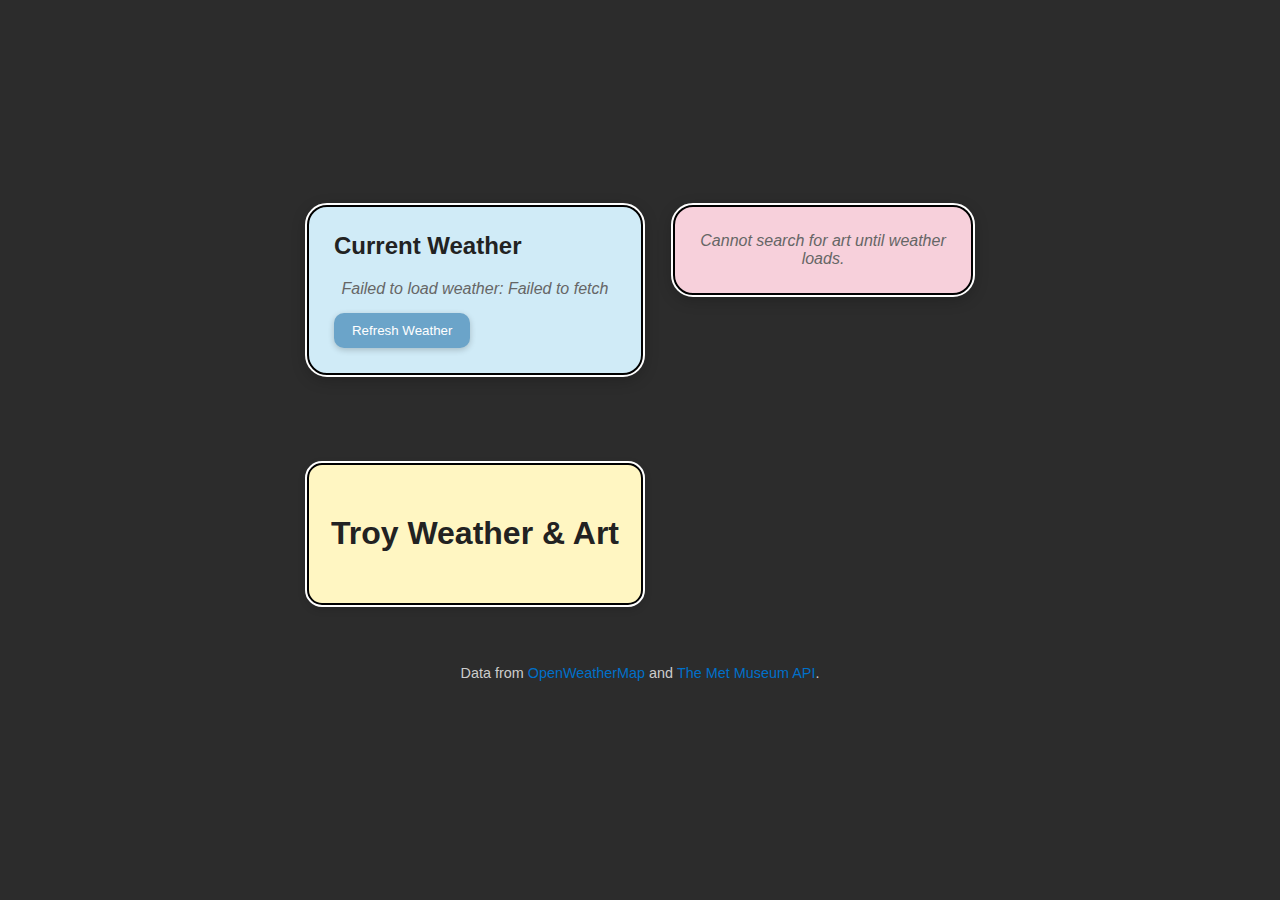
<file: Lab-4/index.html>
<!DOCTYPE html>
<html lang="en">
<head>
  <meta charset="UTF-8" />
  <meta name="viewport" content="width=device-width, initial-scale=1.0" />
  <title>Troy Weather & Art</title>
  <link rel="stylesheet" href="CSS/style.css" />
</head>
<body>
  <div class="container">

    <main class="main-content">

      <!-- Centered L-shaped Group -->
      <div class="centered-row">
        <!-- Left Column: Weather + Site Title -->
        <div class="left-column">
          <!-- Weather Card -->
          <section id="weather-section" class="card pastel-blue">
            <h2>Current Weather</h2>
            <div id="weather-loading" class="loading">Loading weather…</div>

            <div id="weather-info" class="hidden">
              <div id="w-icon"></div>
              <div id="w-desc" class="desc"></div>
              <div id="w-temp" class="info"></div>
              <div id="w-feels" class="info"></div>
              <div id="w-wind" class="info"></div>
            </div>

            <button id="refresh-weather">Refresh Weather</button>
          </section>

          <!-- Site Title Box below Weather -->
          <div class="site-title-box pastel-yellow">
            <p class="site-title-text">Troy Weather & Art</p>
          </div>
        </div>

        <!-- Right Column: Art Card -->
        <section id="art-section" class="card pastel-pink">
          <div id="art-loading" class="loading">Waiting for weather…</div>

          <div id="art-result" class="hidden">
            <img id="art-img" alt="Artwork" />
            <div class="art-info">
              <h3 id="art-title"></h3>
              <p id="art-artist"></p>
              <p id="art-date"></p>
              <p id="art-department"></p>
              <a id="art-link" href="#" target="_blank">View at The Met</a>
            </div>
          </div>
        </section>
      </div>

    </main>

    <footer>
      <p>
        Data from 
        <a href="https://openweathermap.org/" target="_blank">OpenWeatherMap</a> 
        and 
        <a href="https://metmuseum.org" target="_blank">The Met Museum API</a>.
      </p>
    </footer>
  </div>

  <script src="JS/art.js"></script>
  <script src="JS/weather.js"></script>
</body>
</html>
</file>
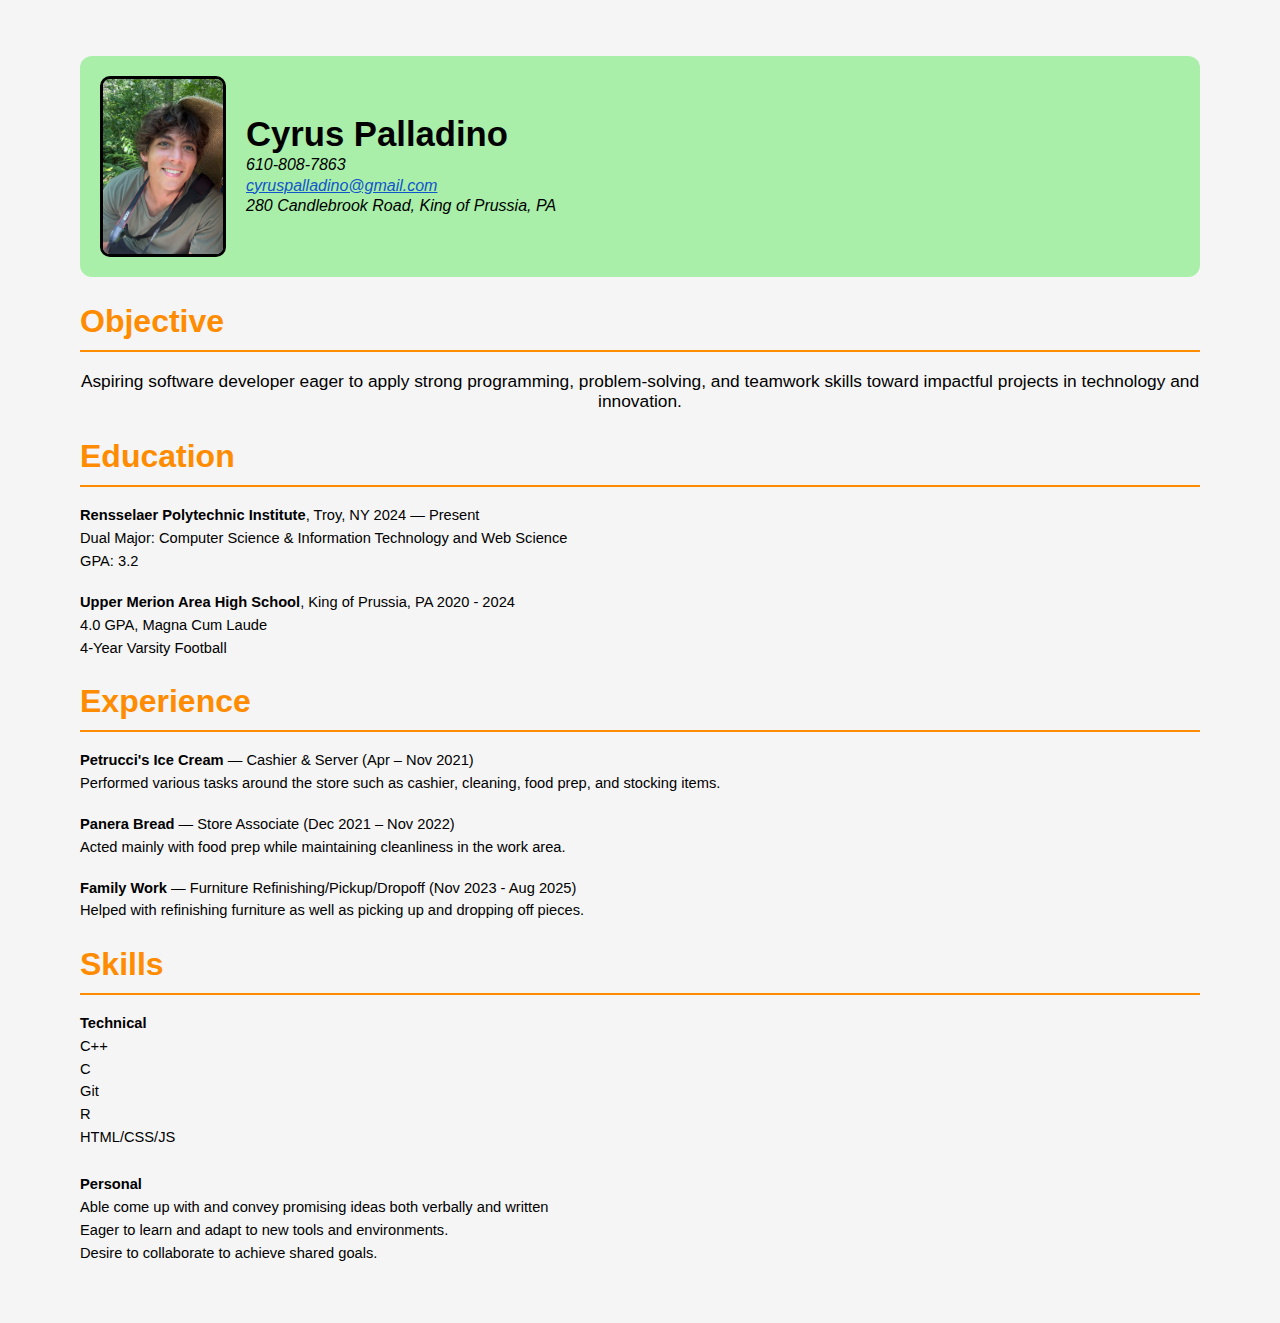
<file: Lab-1/pallacresume.html>
<!DOCTYPE HTML>
<html lang="en">
<head>
  <meta charset="UTF-8">
  <title>Cyrus Palladino Resume</title>
  <!--link both landing page and resume page css-->
  <link rel="stylesheet" href="cyrusstyle.css"> 
  <link rel="stylesheet" href="style.css"> 
</head>
<body>
<!--microFormat name and contact info-->
<div class="header h-card vcard">
  <img class="u-photo" id="photoCyrus" src="IMG_6617.jpeg" alt="Cyrus Palladino Photo">
  <div class="header-info">
    <h1 class="p-name">Cyrus Palladino</h1>
    <address class="contact-info p-adr">
      <p class="p-tel">610-808-7863</p>
      <p><a class="u-email" href="mailto:cyruspalladino@gmail.com">cyruspalladino@gmail.com</a></p>
      <p>
        <span class="p-street-address">280 Candlebrook Road</span>,
        <span class="p-locality">King of Prussia</span>,
        <span class="p-region">PA</span>
      </p>
    </address>
  </div>
</div>
<!--resume sections-->
  <div class="section">
    <h2>Objective</h2>
    <p class="objective-statement">
      Aspiring software developer eager to apply strong programming, problem-solving, and teamwork skills
      toward impactful projects in technology and innovation.
    </p>
  </div>

  <div class="section">
    <h2>Education</h2>
    <div class="entry">
      <p><strong>Rensselaer Polytechnic Institute</strong>, Troy, NY 2024 — Present</p>
      <p>Dual Major: Computer Science & Information Technology and Web Science</p>
      <p>GPA: 3.2</p>
    </div>

    <div class="entry">
      <p><strong>Upper Merion Area High School</strong>, King of Prussia, PA 2020 - 2024</p>
      <p>4.0 GPA, Magna Cum Laude</p>
      <p>4-Year Varsity Football</p>
    </div>
  </div>

  <div class="section">
    <h2>Experience</h2>
    <div class="entry">
      <p><strong>Petrucci's Ice Cream</strong> — Cashier & Server (Apr – Nov 2021)</p>
      <p>Performed various tasks around the store such as cashier, cleaning, food prep, and stocking items.</p>
    </div>

    <div class="entry">
      <p><strong>Panera Bread</strong> — Store Associate (Dec 2021 – Nov 2022)</p>
      <p>Acted mainly with food prep while maintaining cleanliness in the work area.</p>
    </div>
    <div class="entry">
      <p><strong>Family Work</strong> — Furniture Refinishing/Pickup/Dropoff (Nov 2023 - Aug 2025)</p>
      <p>Helped with refinishing furniture as well as picking up and dropping off pieces.</p>
    </div>
  </div>

  <div class="section">
    <h2>Skills</h2>
    <p><strong>Technical</strong></p>
    <p>C++</p>
    <p>C</p>
    <p>Git</p>
    <p>R</p>
    <p>HTML/CSS/JS</p>
    <br>
    <p><strong>Personal</strong></p>
    <p>Able come up with and convey promising ideas both verbally and written</p>
    <p>Eager to learn and adapt to new tools and environments.</p>
    <p>Desire to collaborate to achieve shared goals.</p>
  </div>
</body>
</html>
</file>
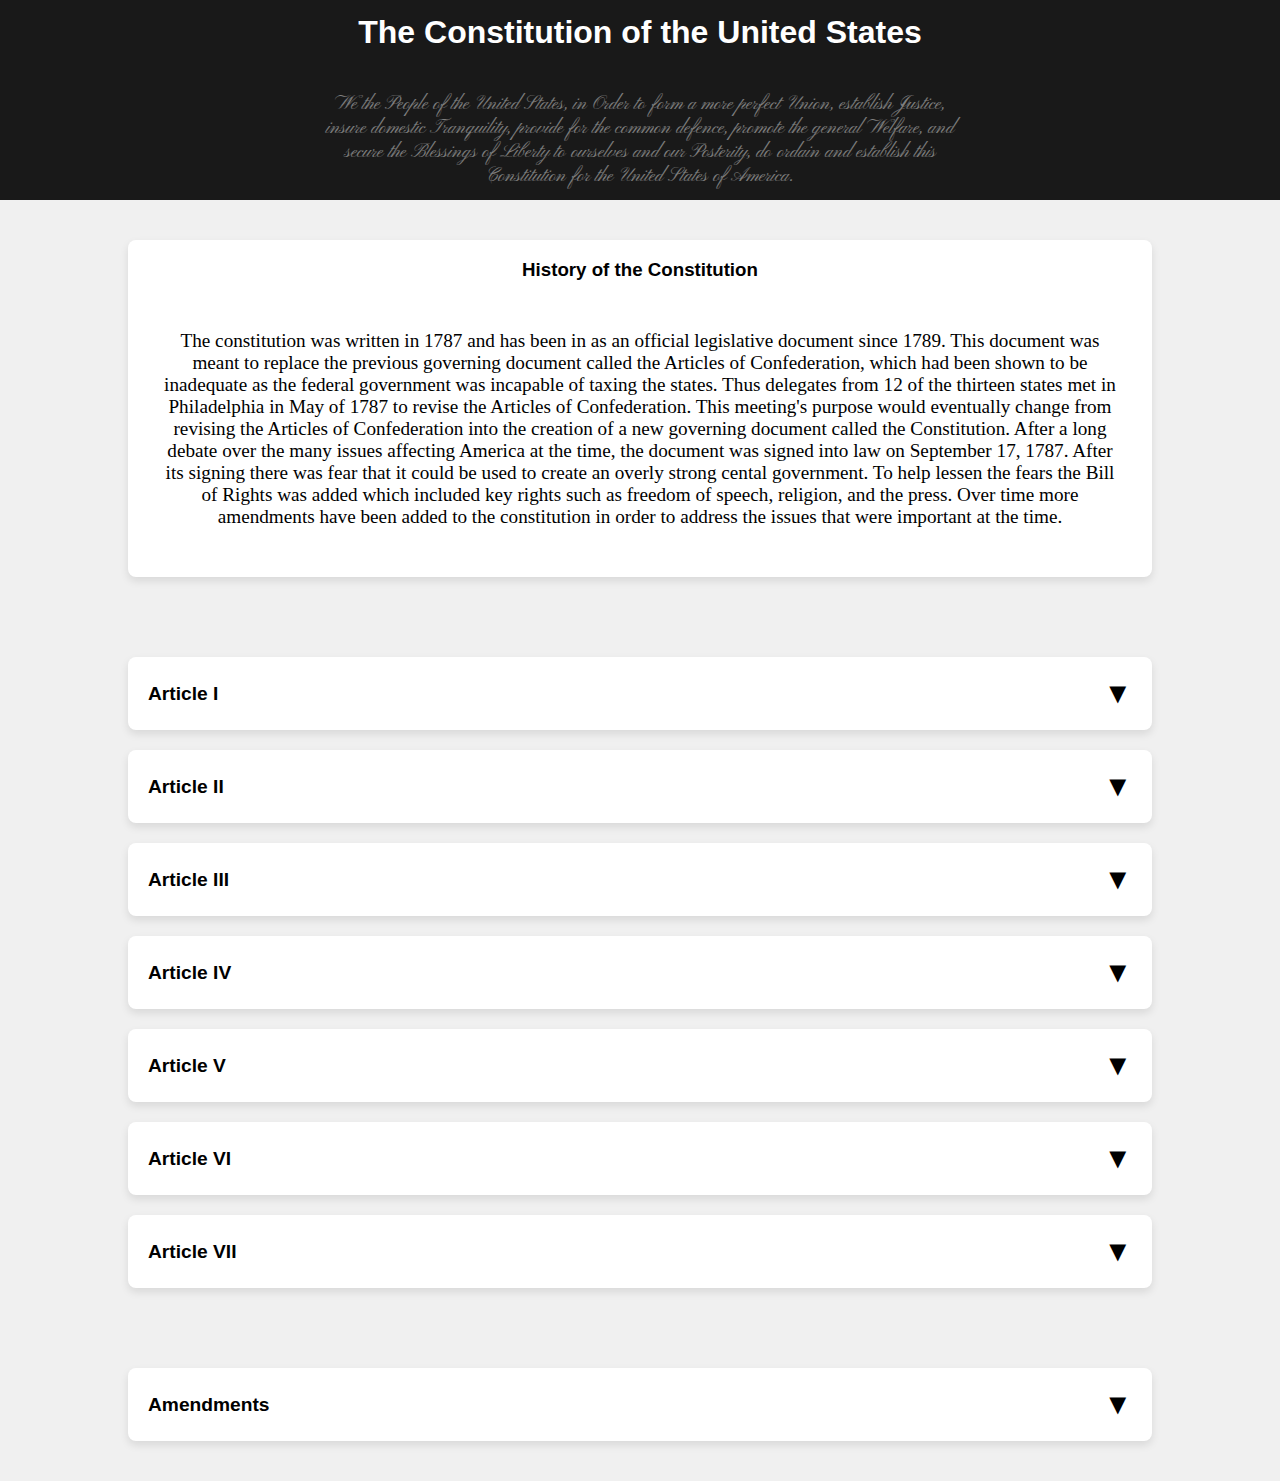
<file: Lab-2/constitution.html>
<!DOCTYPE html>
<html lang="en">
<head>
    <meta charset="UTF-8">
    <meta name="viewport" content="width=device-width, initial-scale=1.0">
    <title>Lab 2</title>
    <link rel="stylesheet" href="constitutionPage.css">
    <link rel="stylesheet" href="https://fonts.googleapis.com/css?family=Pinyon+Script">
    <script src="https://code.jquery.com/jquery-3.6.0.min.js"></script>
    <script src="constitutionScript.js"></script>
</head>
<body>
<header id="mainHeader">
    <div class="header-overlay"></div>
    <h1>The Constitution of the United States</h1>
    <p class="constitution-text-header">We the People of the United States, in Order to form a more perfect Union, establish Justice, insure domestic Tranquility, provide for the common defence, promote the general Welfare, and secure the Blessings of Liberty to ourselves and our Posterity, do ordain and establish this Constitution for the United States of America.</p>
</header>

<div class="article-container">
    <!-- ARTICLE I -->
    <div class="box">
        <div class="history-section">
            <h3>History of the Constitution</h3>
            <p class="history-text"> The constitution was written in 1787 and has been in as an official legislative document since
                1789. This document was meant to replace the previous governing document called the Articles of Confederation, which
                had been shown to be inadequate as the federal government was incapable of taxing the states. Thus delegates from 12
                of the thirteen states met in Philadelphia in May of 1787 to revise the Articles of Confederation. This meeting's purpose
                would eventually change from revising the Articles of Confederation into the creation of a new governing document called
                the Constitution. After a long debate over the many issues affecting America at the time, the document was signed into law
                on September 17, 1787. After its signing there was fear that it could be used to create an overly strong cental government.
                To help lessen the fears the Bill of Rights was added which included key rights such as freedom of speech, religion, and
                the press. Over time more amendments have been added to the constitution in order to address the issues that were
                important at the time.</p>
        </div>
    </div>
</div>

<div class="article-container">

    <!-- ARTICLE I -->
    <div class="box article-box">
        <div class="box-header article-header">
            <span>Article I</span>
            <span class="arrow">▼</span>
        </div>
        <div class="sections-container">

            <!-- Section 1 -->
            <div class="box section-box">
                <div class="box-header section-header">
                    <span class="constitution-text-subsection">Section 1</span>
                    <span class="arrow">▼</span>
                </div>
                <div class="section-content">
                    <p>All legislative Powers herein granted shall be vested in a Congress of the United States, which shall consist of a Senate and House of Representatives.</p>
                    <div class="constitution-analysis"><h2>What this means</h2><h3>All lawmaking power is given to Congress, which is composed of the Senate and the House of Representatives.</h3></div>
                </div>
            </div>

            <!-- Section 2 -->
            <div class="box section-box">
                <div class="box-header section-header">
                    <span class="constitution-text-subsection">Section 2</span>
                    <span class="arrow">▼</span>
                </div>
                <div class="section-content">
                    <p>The House of Representatives shall be composed of Members chosen every second Year by the People of the several States, 
                    and the Electors in each State shall have the Qualifications requisite for Electors of the most numerous Branch of the State Legislature.</p>
                    <p>No Person shall be a Representative who shall not have attained to the Age of twenty five Years, and been seven Years a Citizen of the United States, 
                    and who shall not, when elected, be an Inhabitant of that State in which he shall be chosen.</p>
                    <p>Representatives and direct Taxes shall be apportioned among the several States which may be included within this Union, 
                    according to their respective Numbers, which shall be determined by adding to the whole Number of free Persons, including those bound to Service 
                    for a Term of Years, and excluding Indians not taxed, three fifths of all other Persons. (The previous sentence in italics was modified by the 14th Amendment, section 2.) 
                    The actual Enumeration shall be made within three Years after the first Meeting of the Congress of the United States, 
                    and within every subsequent Term of ten Years, in such Manner as they shall by Law direct. 
                    The Number of Representatives shall not exceed one for every thirty Thousand, but each State shall have at Least one Representative; 
                    and until such enumeration shall be made, the State of New Hampshire shall be entitled to chuse three, Massachusetts eight, Rhode-Island and Providence Plantations one, 
                    Connecticut five, New-York six, New Jersey four, Pennsylvania eight, Delaware one, Maryland six, Virginia ten, North Carolina five, South Carolina five and Georgia three.</p>
                    <p>When vacancies happen in the Representation from any State, the Executive Authority thereof shall issue Writs of Election to fill such Vacancies.</p>
                    <p>The House of Representatives shall chuse their Speaker and other Officers; and shall have the sole Power of Impeachment.</p>
        
                    <div class="constitution-analysis"><h2>What this means</h2><h3>Members of the House are elected every 2 years, must be 25 years of age or older, have been a US citizen for at least 7 years, and be living in the state to be represented. The amount of representatives per state is proportionate to its population.</h3></div>
                </div>
            </div>

            <!-- Section 3 -->
            <div class="box section-box">
                <div class="box-header section-header">
                    <span class="constitution-text-subsection">Section 3</span>
                    <span class="arrow">▼</span>
                </div>
                <div class="section-content">
                    <p>The Senate of the United States shall be composed of two Senators from each State, chosen by the Legislature thereof, for six Years; 
                    and each Senator shall have one Vote.</p>
                    <p>Immediately after they shall be assembled in Consequence of the first Election, they shall be divided as equally as may be into three Classes. 
                    The Seats of the Senators of the first Class shall be vacated at the Expiration of the second Year, of the second Class at the Expiration of the fourth Year, 
                    and of the third Class at the Expiration of the sixth Year, so that one third may be chosen every second Year; 
                    and if Vacancies happen by Resignation, or otherwise, during the Recess of the Legislature of any State, 
                    the Executive thereof may make temporary Appointments until the next Meeting of the Legislature, which shall then fill such Vacancies. 
                    (The preceding words in italics were superseded by the 17th Amendment, section 2.)</p>
                    <p>No Person shall be a Senator who shall not have attained to the Age of thirty Years, and been nine Years a Citizen of the United States, 
                    and who shall not, when elected, be an Inhabitant of that State for which he shall be chosen.</p>
                    <p>The Vice President of the United States shall be President of the Senate, but shall have no Vote, unless they be equally divided.</p>
                    <p>The Senate shall chuse their other Officers, and also a President pro tempore, in the Absence of the Vice President, or when he shall exercise the Office of President of the United States.</p>
                    <p>The Senate shall have the sole Power to try all Impeachments. When sitting for that Purpose, they shall be on Oath or Affirmation. 
                    When the President of the United States is tried, the Chief Justice shall preside: And no Person shall be convicted without the Concurrence of two thirds of the Members present.</p>
                    <p>Judgment in Cases of Impeachment shall not extend further than to removal from Office, and disqualification to hold and enjoy any Office of honor, Trust or Profit under the United States: 
                    but the Party convicted shall nevertheless be liable and subject to Indictment, Trial, Judgment and Punishment, according to Law.</p>
                    <div class="constitution-analysis"><h2>What this means</h2><h3>The Senate has two members from each state with 6 year terms. Senators must be at least 30 and have lived in the US for at least 9 years, living in the state represented. In the event of Senate ties, the Vice President has tiebreaking power.</h3></div>
                </div>
            </div>

            <!-- Section 4 -->
            <div class="box section-box">
                <div class="box-header section-header">
                    <span class="constitution-text-subsection">Section 4</span>
                    <span class="arrow">▼</span>
                </div>
                <div class="section-content">
                    <p>The Times, Places and Manner of holding Elections for Senators and Representatives, shall be prescribed in each State by the Legislature thereof; 
                    but the Congress may at any time by Law make or alter such Regulations, except as to the Places of chusing Senators.</p>
                    <p>The Congress shall assemble at least once in every Year, and such Meeting shall be on the first Monday in December, unless they shall by Law appoint a different Day. 
                    (The preceding sentence has been superseded by the 20th Amendment, section 2.)</p>
                    <div class="constitution-analysis"><h2>What this means</h2><h3>States run their own elections but can be regulated by Congress. Congress must also meet at least once a year.</h3></div>
                </div>
            </div>

            <!-- Section 5 -->
            <div class="box section-box">
                <div class="box-header section-header">
                    <span class="constitution-text-subsection">Section 5</span>
                    <span class="arrow">▼</span>
                </div>
                <div class="section-content">
                    <p>Each House shall be the Judge of the Elections, Returns and Qualifications of its own Members, and a Majority of each shall constitute a Quorum to do Business; 
                    but a smaller Number may adjourn from day to day, and may be authorized to compel the Attendance of absent Members, in such Manner, and under such Penalties as each House may provide.</p>
                    <p>Each House may determine the Rules of its Proceedings, punish its Members for disorderly Behaviour, and, with the Concurrence of two thirds, expel a Member.</p>
                    <p>Each House shall keep a Journal of its Proceedings, and from time to time publish the same, excepting such Parts as may in their Judgment require Secrecy; 
                    and the Yeas and Nays of the Members of either House on any question shall, at the Desire of one fifth of those Present, be entered on the Journal.</p>
                    <p>Neither House, during the Session of Congress, shall, without the Consent of the other, adjourn for more than three days, 
                    nor to any other Place than that in which the two Houses shall be sitting.</p>
                    <div class="constitution-analysis"><h2>What this means</h2><h3>Each chamber of Congress makes their own rules and keeps official records.</h3></div>
                </div>
            </div>

            <!-- Section 6 -->
            <div class="box section-box">
                <div class="box-header section-header">
                    <span class="constitution-text-subsection">Section 6</span>
                    <span class="arrow">▼</span>
                </div>
                <div class="section-content">
                    <p>The Senators and Representatives shall receive a Compensation for their Services, to be ascertained by Law, and paid out of the Treasury of the United States. 
                    They shall in all Cases, except Treason, Felony and Breach of the Peace, be privileged from Arrest during their Attendance at the Session of their respective Houses, 
                    and in going to and returning from the same; and for any Speech or Debate in either House, they shall not be questioned in any other Place.</p>
                    <p>No Senator or Representative shall, during the Time for which he was elected, be appointed to any civil Office under the Authority of the United States, 
                    which shall have been created, or the Emoluments whereof shall have been encreased during such time; 
                    and no Person holding any Office under the United States, shall be a Member of either House during his Continuance in Office.</p>
                    <div class="constitution-analysis"><h2>What this means</h2><h3>Members of Congress are paid, cannot, in most cases, be arrested while in session, and cannot hold other federal jobs.</h3></div>
                </div>
            </div>

            <!-- Section 7 -->
            <div class="box section-box">
                <div class="box-header section-header">
                    <span class="constitution-text-subsection">Section 7</span>
                    <span class="arrow">▼</span>
                </div>
                <div class="section-content">
                    <p>All Bills for raising Revenue shall originate in the House of Representatives; but the Senate may propose or concur with Amendments as on other Bills.</p>
                    <p>Every Bill which shall have passed the House of Representatives and the Senate, shall, before it become a Law, be presented to the President of the United States; 
                    If he approve he shall sign it, but if not he shall return it, with his Objections to that House in which it shall have originated, 
                    who shall enter the Objections at large on their Journal, and proceed to reconsider it. If after such Reconsideration two thirds of that House shall agree to pass the Bill, 
                    it shall be sent, together with the Objections, to the other House, by which it shall likewise be reconsidered, and if approved by two thirds of that House, it shall become a Law. 
                    But in all such Cases the Votes of both Houses shall be determined by Yeas and Nays, and the Names of the Persons voting for and against the Bill shall be entered on the Journal of each House respectively. 
                    If any Bill shall not be returned by the President within ten Days (Sundays excepted) after it shall have been presented to him, the Same shall be a Law, in like Manner as if he had signed it, 
                    unless the Congress by their Adjournment prevent its Return, in which Case it shall not be a Law.</p>
                    <p>Every Order, Resolution, or Vote to which the Concurrence of the Senate and House of Representatives may be necessary (except on a question of Adjournment) 
                    shall be presented to the President of the United States; and before the Same shall take Effect, shall be approved by him, or being disapproved by him, 
                    shall be repassed by two thirds of the Senate and House of Representatives, according to the Rules and Limitations prescribed in the Case of a Bill.</p>
                    <div class="constitution-analysis"><h2>What this means</h2><h3>Laws must pass both chambers before going to the president, who can veto the law or sign it.</h3></div>
                </div>
            </div>

            <!-- Section 8 -->
            <div class="box section-box">
                <div class="box-header section-header">
                    <span class="constitution-text-subsection">Section 8</span>
                    <span class="arrow">▼</span>
                </div>
                <div class="section-content">
                    <p>The Congress shall have Power To lay and collect Taxes, Duties, Imposts and Excises, to pay the Debts and provide for the common Defence and general Welfare of the United States; 
                    but all Duties, Imposts and Excises shall be uniform throughout the United States;</p>
                    <p>To borrow Money on the credit of the United States;</p>
                    <p>To regulate Commerce with foreign Nations, and among the several States, and with the Indian Tribes;</p>
                    <p>To establish an uniform Rule of Naturalization, and uniform Laws on the subject of Bankruptcies throughout the United States;</p>
                    <p>To coin Money, regulate the Value thereof, and of foreign Coin, and fix the Standard of Weights and Measures;</p>
                    <p>To provide for the Punishment of counterfeiting the Securities and current Coin of the United States;</p>
                    <p>To establish Post Offices and post Roads;</p>
                    <p>To promote the Progress of Science and useful Arts, by securing for limited Times to Authors and Inventors the exclusive Right to their respective Writings and Discoveries;</p>
                    <p>To constitute Tribunals inferior to the supreme Court;</p>
                    <p>To define and punish Piracies and Felonies committed on the high Seas, and Offenses against the Law of Nations;</p>
                    <p>To declare War, grant Letters of Marque and Reprisal, and make Rules concerning Captures on Land and Water;</p>
                    <p>To raise and support Armies, but no Appropriation of Money to that Use shall be for a longer Term than two Years;</p>
                    <p>To provide and maintain a Navy;</p>
                    <p>To make Rules for the Government and Regulation of the land and naval Forces;</p>
                    <p>To provide for calling forth the Militia to execute the Laws of the Union, suppress Insurrections and repel Invasions;</p>
                    <p>To provide for organizing, arming, and disciplining, the Militia, and for governing such Part of them as may be employed in the Service of the United States, 
                    reserving to the States respectively, the Appointment of the Officers, and the Authority of training the Militia according to the discipline prescribed by Congress;</p>
                    <p>To exercise exclusive Legislation in all Cases whatsoever, over such District (not exceeding ten Miles square) as may, by Cession of particular States, 
                    and the Acceptance of Congress, become the Seat of the Government of the United States, and to exercise like Authority over all Places purchased by the Consent of the Legislature of the State 
                    in which the Same shall be, for the Erection of Forts, Magazines, Arsenals, dock-Yards, and other needful Buildings;—And</p>
                    <p>To make all Laws which shall be necessary and proper for carrying into Execution the foregoing Powers, and all other Powers vested by this Constitution in the Government of the United States, 
                    or in any Department or Officer thereof.</p>
                    <div class="constitution-analysis"><h2>What this means</h2><h3>Congress has the power to collect taxes, regulate trade, declare war, and raise an army.</h3></div>
                </div>
            </div>
            
            <!-- Section 9 -->
            <div class="box section-box">
                <div class="box-header section-header">
                    <span class="constitution-text-subsection">Section 9</span>
                    <span class="arrow">▼</span>
                </div>
                <div class="section-content">
                    <p>The Migration or Importation of such Persons as any of the States now existing shall think proper to admit, 
                    shall not be prohibited by the Congress prior to the Year one thousand eight hundred and eight, 
                    but a Tax or duty may be imposed on such Importation, not exceeding ten dollars for each Person.</p>
                    <p>The Privilege of the Writ of Habeas Corpus shall not be suspended, unless when in Cases of Rebellion or Invasion the public Safety may require it.</p>
                    <p>No Bill of Attainder or ex post facto Law shall be passed.</p>
                    <p>No Capitation, or other direct, Tax shall be laid, unless in Proportion to the Census or Enumeration herein before directed to be taken. 
                    (Section modified by the 16th Amendment.)</p>
                    <p>No Tax or Duty shall be laid on Articles exported from any State.</p>
                    <p>No Preference shall be given by any Regulation of Commerce or Revenue to the Ports of one State over those of another: 
                    nor shall Vessels bound to, or from, one State, be obliged to enter, clear, or pay Duties in another.</p>
                    <p>No Money shall be drawn from the Treasury, but in Consequence of Appropriations made by Law; 
                    and a regular Statement and Account of the Receipts and Expenditures of all public Money shall be published from time to time.</p>
                    <p>No Title of Nobility shall be granted by the United States: 
                    And no Person holding any Office of Profit or Trust under them, shall, without the Consent of the Congress, 
                    accept of any present, Emolument, Office, or Title, of any kind whatever, from any King, Prince, or foreign State.</p>
                    <div class="constitution-analysis"><h2>What this means</h2><h3>Congress cannot favor certain states, impose unfair taxes, suspend civilian rights except in emergencies, or give titles of nobility..</h3></div>
                </div>
            </div>

            <!-- Section 10 -->
            <div class="box section-box">
                <div class="box-header section-header">
                    <span class="constitution-text-subsection">Section 10</span>
                    <span class="arrow">▼</span>
                </div>
                <div class="section-content">
                    <p>No State shall enter into any Treaty, Alliance, or Confederation; grant Letters of Marque and Reprisal; coin Money; 
                    emit Bills of Credit; make any Thing but gold and silver Coin a Tender in Payment of Debts; pass any Bill of Attainder, 
                    ex post facto Law, or Law impairing the Obligation of Contracts, or grant any Title of Nobility.</p>
                    <p>No State shall, without the Consent of the Congress, lay any Imposts or Duties on Imports or Exports, 
                    except what may be absolutely necessary for executing its inspection Laws: and the net Produce of all Duties and Imposts, 
                    laid by any State on Imports or Exports, shall be for the Use of the Treasury of the United States; 
                    and all such Laws shall be subject to the Revision and Control of the Congress.</p>
                    <p>No State shall, without the Consent of Congress, lay any Duty of Tonnage, keep Troops, or Ships of War in time of Peace, 
                    enter into any Agreement or Compact with another State, or with a foreign Power, or engage in War, unless actually invaded, 
                    or in such imminent Danger as will not admit of delay.</p>
                    <div class="constitution-analysis"><h2>What this means</h2><h3>States cannot act as independent nations or issue their own currency.</h3></div>
                </div>
            </div>

            <!-- Thoughts -->
            <div class="box section-box">
                <div class="box-header section-header">
                    <span class="constitution-analysis">Thoughts</span>
                    <span class="arrow">▼</span>
                </div>
                <div class="section-content">
                    <p class="constitution-analysis">Article 1 establishes much of the crucial framework for the United States' government, notably the specifications of Congress in terms of their power. This writing is essential for preserving the limiting/distribution of power that this nation is built upon.</p>
                </div>
            </div>
        </div>
    </div>

    <!-- ARTICLE II -->
    <div class="box article-box">
        <div class="box-header article-header">
            <span>Article II</span>
            <span class="arrow">▼</span>
        </div>
        <div class="sections-container">

            <!-- Section 1 -->
            <div class="box section-box">
                <div class="box-header section-header">
                    <span class="constitution-text-subsection">Section 1</span>
                    <span class="arrow">▼</span>
                </div>
                <div class="section-content">
                    <p>The executive Power shall be vested in a President of the United States of America. He shall hold his Office during the Term of four Years, 
                    and, together with the Vice President, chosen for the same Term, be elected as follows: Each State shall appoint a Number of Electors equal to 
                    the whole Number of Senators and Representatives to which the State may be entitled in Congress… The President shall, before he enters on the 
                    Execution of his Office, take the following Oath: “I do solemnly swear (or affirm) that I will faithfully execute the Office of President of the 
                    United States, and will to the best of my Ability, preserve, protect and defend the Constitution of the United States.”</p>
                    <div class="constitution-analysis"><h2>What this means</h2><h3>The president and vice president serve 4 year terms, and are elected through the electoral college.</h3></div>
                </div>
            </div>

            <!-- Section 2 -->
            <div class="box section-box">
                <div class="box-header section-header">
                    <span class="constitution-text-subsection">Section 2</span>
                    <span class="arrow">▼</span>
                </div>
                <div class="section-content">
                    <p>The President shall be Commander in Chief of the Army and Navy of the United States, and of the Militia of the several States, when called into the actual Service of the United States; he may require the Opinion, in writing, of the principal Officer in each of the executive Departments; he shall have Power, by and with the Advice and Consent of the Senate, to make Treaties, provided two thirds of the Senators present concur; and he shall nominate, and by and with the Advice and Consent of the Senate, shall appoint Ambassadors, other public Ministers and Consuls, Judges of the Supreme Court, and all other Officers of the United States whose Appointments are not herein otherwise provided for, and which shall be established by Law; but the Congress may by Law vest the Appointment of such inferior Officers, as they think proper, in the President alone, in the Courts of Law, or in the Heads of Departments. The President shall have Power to grant Reprieves and Pardons for Offences against the United States, except in Cases of Impeachment.</p>
                    <div class="constitution-analysis"><h2>What this means</h2><h3>The president leads the military, can make treaties and appointments with Senate approval, and has the power to pardon federal crimes.</h3></div>
                </div>
            </div>

            <!-- Section 3 -->
            <div class="box section-box">
                <div class="box-header section-header">
                    <span class="constitution-text-subsection">Section 3</span>
                    <span class="arrow">▼</span>
                </div>
                <div class="section-content">
                    <p>He shall from time to time give to the Congress Information of the State of the Union, and recommend to their Consideration such Measures as he shall judge necessary and expedient; he may, on extraordinary Occasions, convene both Houses, or either of them; he shall receive Ambassadors and other public Ministers; he shall take Care that the Laws be faithfully executed, and shall Commission all the Officers of the United States.</p>
                    <div class="constitution-analysis"><h2>What this means</h2><h3>The president must report to Congress, recommend laws, can call special sessions, ensures laws are enforced, and commissions federal officers.</h3></div>
                </div>
            </div>

            <!-- Section 4 -->
            <div class="box section-box">
                <div class="box-header section-header">
                    <span class="constitution-text-subsection">Section 4</span>
                    <span class="arrow">▼</span>
                </div>
                <div class="section-content">
                    <p>The President, Vice President, and all civil Officers of the United States shall be removed from Office on Impeachment for, and Conviction of, Treason, Bribery, or other high Crimes and Misdemeanors.</p>
                    <div class="constitution-analysis"><h2>What this means</h2><h3>The president, vice president, and other officials can be impeached and removed for serious crimes or misconduct.</h3></div>
                </div>
            </div>

            <!-- Thoughts -->
            <div class="box section-box">
                <div class="box-header section-header">
                    <span class="constitution-analysis">Thoughts</span>
                    <span class="arrow">▼</span>
                </div>
                <div class="section-content">
                    <p class="constitution-analysis">The article establishes the powers of the president which are balanced in the sense that the president can still be checked, but I feel as though the power to federally pardon any crime lying solely in the hands of one person feels a little out of place in relation to the Constitution's strong emphasis on separation of power.</p>
                </div>
            </div>
        </div>
    </div>


    <!-- ARTICLE III -->
    <div class="box article-box">
        <div class="box-header article-header">
            <span>Article III</span>
            <span class="arrow">▼</span>
        </div>
        <div class="sections-container">

            <!-- Section 1 -->
            <div class="box section-box">
                <div class="box-header section-header">
                    <span class="constitution-text-subsection">Section 1</span>
                    <span class="arrow">▼</span>
                </div>
                <div class="section-content">
                    <p>The judicial Power of the United States shall be vested in one supreme Court, and in such inferior Courts as the Congress may from time to time ordain and establish. The Judges, both of the supreme and inferior Courts, shall hold their Offices during good Behaviour, and shall, at stated Times, receive for their Services, a Compensation, which shall not be diminished during their Continuance in Office.</p>
                    <div class="constitution-analysis"><h2>What this means</h2><h3>The federal judiciary consists of the Supreme Court and lower courts created by Congress; judges serve for life unless impeached, and their pay cannot be reduced while in office.</h3></div>
                </div>
            </div>

            <!-- Section 2 -->
            <div class="box section-box">
                <div class="box-header section-header">
                    <span class="constitution-text-subsection">Section 2</span>
                    <span class="arrow">▼</span>
                </div>
                <div class="section-content">
                    <p>The judicial Power shall extend to all Cases, in Law and Equity, arising under this Constitution, the Laws of the United States, and Treaties made, or which shall be made, under their Authority;—to all Cases affecting Ambassadors, other public Ministers and Consuls;—to all Cases of admiralty and maritime Jurisdiction;—to Controversies to which the United States shall be a Party;—to Controversies between two or more States;—between a State and Citizens of another State;—between Citizens of different States;—between Citizens of the same State claiming Lands under Grants of different States, and between a State, or the Citizens thereof, and foreign States, Citizens or Subjects.</p>
                    <p>In all Cases affecting Ambassadors, other public Ministers and Consuls, and those in which a State shall be Party, the supreme Court shall have original Jurisdiction. In all the other Cases before mentioned, the supreme Court shall have appellate Jurisdiction, both as to Law and Fact, with such Exceptions, and under such Regulations as the Congress shall make.</p>
                    <p>The Trial of all Crimes, except in Cases of Impeachment, shall be by Jury; and such Trial shall be held in the State where the said Crimes shall have been committed; but when not committed within any State, the Trial shall be at such Place or Places as the Congress may by Law have directed.</p>
                    <div class="constitution-analysis"><h2>What this means</h2><h3>Federal courts handle cases involving the Constitution, federal laws, disputes between states or citizens of different states, and foreign parties; the Supreme Court has original jurisdiction in some cases and appellate jurisdiction in others. Criminal trials are by jury in the state where the crime occurred.</h3></div>
                </div>
            </div>

            <!-- Section 3 -->
            <div class="box section-box">
                <div class="box-header section-header">
                    <span class="constitution-text-subsection">Section 3</span>
                    <span class="arrow">▼</span>
                </div>
                <div class="section-content">
                    <p>Treason against the United States shall consist only in levying War against them, or in adhering to their Enemies, giving them Aid and Comfort. No Person shall be convicted of Treason unless on the Testimony of two Witnesses to the same overt Act, or on Confession in open Court. The Congress shall have Power to declare the Punishment of Treason, but no Attainder of Treason shall work Corruption of Blood, or Forfeiture except during the Life of the Person attainted.</p>
                    <div class="constitution-analysis"><h2>What this means</h2><h3>Treason is strictly defined as waging war against the U.S. or helping its enemies. Conviction requires either two witnesses or a confession. Punishments cannot extend beyond the person convicted.</h3></div>
                </div>
            </div>

            <!-- Thoughts -->
            <div class="box section-box">
                <div class="box-header section-header">
                    <span class="constitution-analysis">Thoughts</span>
                    <span class="arrow">▼</span>
                </div>
                <div class="section-content">
                    <p class="constitution-analysis">Possibly the most important branch, the Judicial branch interprets laws and protects the rights of citizens, a responsibility which heavily relies on the court's unbiased decision-making and adherence to the constitution.</p>
                </div>
            </div>
        </div>
    </div>


    <!-- ARTICLE IV -->
    <div class="box article-box">
        <div class="box-header article-header">
            <span>Article IV</span>
            <span class="arrow">▼</span>
        </div>
        <div class="sections-container">

            <!-- Section 1 -->
            <div class="box section-box">
                <div class="box-header section-header">
                    <span class="constitution-text-subsection">Section 1</span>
                    <span class="arrow">▼</span>
                </div>
                <div class="section-content">
                    <p>Full Faith and Credit shall be given in each State to the public Acts, Records, and judicial Proceedings of every other State. And the Congress may by general Laws prescribe the Manner in which such Acts, Records and Proceedings shall be proved, and the Effect thereof.</p>
                    <div class="constitution-analysis"><h2>What this means</h2><h3>Each state must respect the laws, records, and court decisions of other states, and Congress can regulate how they are proven and enforced.</h3></div>
                </div>
            </div>

            <!-- Section 2 -->
            <div class="box section-box">
                <div class="box-header section-header">
                    <span class="constitution-text-subsection">Section 2</span>
                    <span class="arrow">▼</span>
                </div>
                <div class="section-content">
                    <p>The Citizens of each State shall be entitled to all Privileges and Immunities of Citizens in the several States. A Person charged in any State with Treason, Felony, or other Crime, who shall flee from Justice, and be found in another State, shall on Demand of the executive Authority of the State from which he fled, be delivered up, to be removed to the State having Jurisdiction of the Crime. No Person held to Service or Labour in one State, under the Laws thereof, escaping into another, shall, in Consequence of any Law or Regulation therein, be discharged from such Service or Labour, but shall be delivered up on Claim of the Party to whom such Service or Labour may be due.</p>
                    <div class="constitution-analysis"><h2>What this means</h2><h3>States must treat citizens of other states fairly. Fugitives from justice or escaped slaves must be returned to the state where they are owed service or facing charges.</h3></div>
                </div>
            </div>

            <!-- Section 3 -->
            <div class="box section-box">
                <div class="box-header section-header">
                    <span class="constitution-text-subsection">Section 3</span>
                    <span class="arrow">▼</span>
                </div>
                <div class="section-content">
                    <p>New States may be admitted by the Congress into this Union; but no new State shall be formed or erected within the Jurisdiction of any other State; nor any State be formed by the Junction of two or more States, or Parts of States, without the Consent of the Legislatures of the States concerned as well as of the Congress. The Congress shall have Power to dispose of and make all needful Rules and Regulations respecting the Territory or other Property belonging to the United States; and nothing in this Constitution shall be so construed as to Prejudice any Claims of the United States, or of any particular State.</p>
                    <div class="constitution-analysis"><h2>What this means</h2><h3>Congress can admit new states, but cannot change existing states without approval. Congress controls federal territories and property.</h3></div>
                </div>
            </div>

            <!-- Section 4 -->
            <div class="box section-box">
                <div class="box-header section-header">
                    <span class="constitution-text-subsection">Section 4</span>
                    <span class="arrow">▼</span>
                </div>
                <div class="section-content">
                    <p>The United States shall guarantee to every State in this Union a Republican Form of Government, and shall protect each of them against Invasion; and on Application of the Legislature, or of the Executive (when the Legislature cannot be convened), against domestic Violence.</p>
                    <div class="constitution-analysis"><h2>What this means</h2><h3>The federal government must ensure each state has a republican (representative) government, protect states from invasion, and assist in controlling domestic unrest if requested.</h3></div>
                </div>
            </div>

            <!-- Thoughts -->
            <div class="box section-box">
                <div class="box-header section-header">
                    <span class="constitution-analysis">Thoughts</span>
                    <span class="arrow">▼</span>
                </div>
                <div class="section-content">
                    <p class="constitution-analysis">This article is essential to the unification of the states. Without this article, states could easily ignore the laws and practices of other states, resulting in a "union" that's more akin to a loose alliance.</p>
                </div>
            </div>
        </div>
    </div>


    <!-- ARTICLE V -->
    <div class="box article-box">
        <div class="box-header article-header">
            <span>Article V</span>
            <span class="arrow">▼</span>
        </div>
        <div class="sections-container">

            <!-- Section 1 -->
            <div class="box section-box">
                <div class="box-header section-header">
                    <span class="constitution-text-subsection">Section 1</span>
                    <span class="arrow">▼</span>
                </div>
                <div class="section-content">
                    <p>The Congress, whenever two thirds of both Houses shall deem it necessary, shall propose Amendments to this Constitution, or, on the Application of the Legislatures of two thirds of the several States, shall call a Convention for proposing Amendments, which, in either Case, shall be valid to all Intents and Purposes, as Part of this Constitution, when ratified by the Legislatures of three fourths of the several States, or by Conventions in three fourths thereof, as the one or the other Mode of Ratification may be proposed by the Congress; provided that no Amendment which may be made prior to the Year One thousand eight hundred and eight shall in any Manner affect the first and fourth Clauses in the Ninth Section of the first Article; and that no State, without its Consent, shall be deprived of its equal Suffrage in the Senate.</p>
                    <div class="constitution-analysis"><h2>What this means</h2><h3>Amendments to the Constitution can be proposed by Congress or a convention of states and must be ratified by three-fourths of the states. No amendment can remove a state’s equal representation in the Senate without its consent.</h3></div>
                </div>
            </div>

            <!-- Thoughts -->
            <div class="box section-box">
                <div class="box-header section-header">
                    <span class="constitution-analysis">Thoughts</span>
                    <span class="arrow">▼</span>
                </div>
                <div class="section-content">
                    <p class="constitution-analysis">A large reason for the longevity of the US's government structure, article 5 allows for the amending of the Constitution. This feature has been vital in an ever-changing world. And although the Constitution can be amended, it still takes overwhelming support in order to prevent quick and potentially problematic changes.</p>
                </div>
            </div>
        </div>
    </div>


    <!-- ARTICLE VI -->
    <div class="box article-box">
        <div class="box-header article-header">
            <span>Article VI</span>
            <span class="arrow">▼</span>
        </div>
        <div class="sections-container">

            <!-- Section 1 -->
            <div class="box section-box">
                <div class="box-header section-header">
                    <span class="constitution-text-subsection">Section 1</span>
                    <span class="arrow">▼</span>
                </div>
                <div class="section-content">
                    <p>All Debts contracted and Engagements entered into, before the Adoption of this Constitution, shall be as valid against the United States under this Constitution, as under the Confederation.</p>
                    <div class="constitution-analysis"><h2>What this means</h2><h3>All existing debts and agreements made under the Articles of Confederation remain valid under the new Constitution.</h3></div>
                </div>
            </div>

            <!-- Section 2 -->
            <div class="box section-box">
                <div class="box-header section-header">
                    <span class="constitution-text-subsection">Section 2</span>
                    <span class="arrow">▼</span>
                </div>
                <div class="section-content">
                    <p>This Constitution, and the Laws of the United States which shall be made in Pursuance thereof; and all Treaties made, or which shall be made, under the Authority of the United States, shall be the supreme Law of the Land; and the Judges in every State shall be bound thereby, any Thing in the Constitution or Laws of any State to the Contrary notwithstanding.</p>
                    <div class="constitution-analysis"><h2>What this means</h2><h3>The Constitution, federal laws, and treaties take precedence over state laws, and state judges must follow them even if state law conflicts.</h3></div>
                </div>
            </div>

            <!-- Section 3 -->
            <div class="box section-box">
                <div class="box-header section-header">
                    <span class="constitution-text-subsection">Section 3</span>
                    <span class="arrow">▼</span>
                </div>
                <div class="section-content">
                    <p>The Senators and Representatives before mentioned, and the Members of the several State Legislatures, and all executive and judicial Officers, both of the United States and of the several States, shall be bound by Oath or Affirmation, to support this Constitution; but no religious Test shall ever be required as a Qualification to any Office or public Trust under the United States.</p>
                    <div class="constitution-analysis"><h2>What this means</h2><h3>All federal and state officials must swear to uphold the Constitution, and no religious requirement can be imposed for holding office.</h3></div>
                </div>
            </div>

            <!-- Thoughts -->
            <div class="box section-box">
                <div class="box-header section-header">
                    <span class="constitution-analysis">Thoughts</span>
                    <span class="arrow">▼</span>
                </div>
                <div class="section-content">
                    <p class="constitution-analysis">Although the states have their share of "independance", article 6 clearly defines the Constitution as being the supreme law, ensuring that federal law maintains a union of states while not completely restricting their individual authority.</p>
                </div>
            </div>
        </div>
    </div>

    <!-- ARTICLE VII -->
    <div class="box article-box">
        <div class="box-header article-header">
            <span>Article VII</span>
            <span class="arrow">▼</span>
        </div>
        <div class="sections-container">

            <!-- Section 1 -->
            <div class="box section-box">
                <div class="box-header section-header">
                    <span class="constitution-text-subsection">Section 1</span>
                    <span class="arrow">▼</span>
                </div>
                <div class="section-content">
                    <p>The Ratification of the Conventions of nine States, shall be sufficient for the Establishment of this Constitution between the States so ratifying the Same.</p>
                    <div class="constitution-analysis"><h2>What this means</h2><h3>The Constitution would take effect once nine states had ratified it, making it binding among those states.</h3></div>
                </div>
            </div>

            <!-- Thoughts -->
            <div class="box section-box">
                <div class="box-header section-header">
                    <span class="constitution-analysis">Thoughts</span>
                    <span class="arrow">▼</span>
                </div>
                <div class="section-content">
                    <p class="constitution-analysis">This article simply established the voting requirements to put the Constitution into effect, replacing the Articles of Confederation. While not important today, it showed yet again the importance of majority rulings in the US government.</p>
                </div>
            </div>
        </div>
    </div>
</div>

<!--amendment 1-->
<div class="article-container">
    <div class="box article-box">
        <div class="box-header article-header">
            <span>Amendments</span>
            <span class="arrow">▼</span>
        </div>
        <div class="sections-container">
            <!--amendment 1-->
            <div class="box section-box">
                <div class="box-header section-header">
                    <span class="constitution-text-subsection">Amendment I</span>
                    <span class="arrow">▼</span>
                </div>
                <div class="section-content">
                    <p>"Congress shall make no law respecting an establishment of religion, or 
                        prohibiting the free exercise thereof; or abridging the freedom of speech, or 
                        of the press; or the right of the people peaceably to assemble, and to petition 
                        the Government for a redress of grievances."</p>
                    <div class="constitution-analysis">
                        <h3>What this means</h3>
                        <p>The First Amendment protects freedom of speech, religion, press, assembly, and 
                            petition, which together create the foundation for an active democracy. Today, 
                            this means you can post opinions online, attend protests, publish articles, or 
                            question leaders without fear of government punishment. These freedoms invite 
                            people to take part in civic life by making their voices heard and engaging in 
                            public debate.</p>
                        </div>
                  <div class="opinions">
                        <h3>Thoughts</h3>
                        <p>Overall, I believe that most Americans agree that the First Amendment is one of the most 
                           important amendments, and arguably the one that truly defines the United States. The ability 
                           for citizens to voice their concerns and provide feedback without fear is essential for the 
                           growth and progress of the country. I would argue that this freedom is a key reason the U.S. 
                           remains a global leader.
                           <br>However, with these freedoms come challenges, particularly questions like, “Where should 
                           the limits be?” or “Should limits exist at all?” I would like to briefly explore two key aspects 
                           of the First Amendment: freedom of speech/press, and freedom of religion.
                           <br><strong>Freedom of Speech/Press:</strong> This freedom is incredibly powerful, but, as the saying 
                           goes, “with great power comes great responsibility.” While it allows for the exposure of government 
                           wrongdoing and the free exchange of ideas, it can also be misused to spread misinformation, hate speech, 
                           or incite violence. In today's digital age, I'e seen numerous instances where harmful comments and rumors 
                           online have led to tragic consequences that cannot be undone.
                           <br><strong>Freedom of Religion:</strong> Religion can be a transformative force, as I've personally 
                           witnessed someone positively change their life through faith. However, this freedom also raises important questions: 
                           at what point does personal belief cross a line, such as when faith turns into extreme behavior or even a cult?
                           <br>In conclusion, the First Amendment is undeniably vital. Its protections are central to the 
                           identity of the United States and have played a significant role in shaping the nation into what it is today.
                        </p>
                    </div>
                </div>
            </div>

            <!--amendment 2-->
            <div class="box section-box">
                <div class="box-header section-header">
                    <span class="constitution-text-subsection">Amendment II</span>
                    <span class="arrow">▼</span>
                </div>
                <div class="section-content">
                    <p>"A well regulated Militia, being necessary to the security of a free State, 
                        the right of the people to keep and bear Arms, shall not be infringed."</p>
                    <div class="constitution-analysis">
                        <h3>What this means</h3>
                        <p>The Second Amendment, which guarantees the right to bear arms, continues to 
                            shape conversations about individual rights, safety, and government authority. 
                            Whether people advocate for gun rights or for regulations, this amendment highlights 
                            the importance of civic participation in shaping laws and policies that reflect the 
                            values and needs of the community.</p>
                     </div>
                  <div class="opinions">
                        <h3>Thoughts</h3>
                        <p>I wouldn't claim to be an expert on this topic, so I recognize that my opinion should be 
                           taken with a grain of salt. The Second Amendment has been a heated topic of debate for 
                           many years, and I can understand arguments on both sides. On one hand, it provides citizens 
                           with a sense of security and the ability to protect themselves and their loved ones. On the 
                           other hand, we are all aware that the number of tragedies involving firearms has increased. 
                           My personal view is that it's positive we now have more requirements and regulations for 
                           obtaining arms, but it's equally important that this fundamental right isn't completely taken away.
                        </p>
                    </div>
                </div>
            </div>

            <!--amendment 3-->
            <div class="box section-box">
                <div class="box-header section-header">
                    <span class="constitution-text-subsection">Amendment III</span>
                    <span class="arrow">▼</span>
                </div>
                <div class="section-content">
                    <p>"No Soldier shall, in time of peace be quartered in any house, 
                        without the consent of the Owner, nor in time of war, but in a 
                        manner to be prescribed by law."</p>
                    <div class="constitution-analysis">
                        <h3>What this means</h3>
                        <p>The Third Amendment, which prevents the government from forcing people to 
                            house soldiers, may seem outdated, but it represents a broader principle: 
                            the government should respect the privacy of our homes. This idea carries 
                            forward into modern discussions about surveillance, property rights, and the 
                            limits of government power, encouraging people to stay engaged in protecting 
                            their personal freedoms.</p>
                     </div>
                  <div class="opinions">
                        <h3>Thoughts</h3>
                        <p>Although less talked about, this third amendment is extremely important when it comes to
                           protecting the privacy of our citizens. I feel like back then, this was extremely needed (imagine
                           just chilling at home and then some random stranger is now chilling alongside you), but it does
                           seem a little outdated. I think we have laws regulated people intruding and trespassing your
                           property so I don't think it's as important.
                        </p>
                    </div>
                </div>
            </div>

            <!--amendment 4-->
            <div class="box section-box">
                <div class="box-header section-header">
                    <span class="constitution-text-subsection">Amendment IV</span>
                    <span class="arrow">▼</span>
                </div>
                <div class="section-content">
                    <p>"The right of the people to be secure in their persons, houses, papers, 
                        and effects, against unreasonable searches and seizures, shall not be 
                        violated, and no Warrants shall issue, but upon probable cause, supported 
                        by Oath or affirmation, and particularly describing the place to be searched, 
                        and the persons or things to be seized."</p>
                    <div class="constitution-analysis">
                        <h3>What this means</h3>
                        <p>The Fourth Amendment protects against unreasonable searches and seizures, 
                            which has become especially important in the digital age. From phone data 
                            to online privacy, citizens continue to debate how much access the government 
                            should have to personal information. This right pushes people to think critically 
                            about privacy and security, and to participate in shaping policies that reflect 
                            those values.</p>
                     </div>
                  <div class="opinions">
                        <h3>Thoughts</h3>
                        <p>This amendment is, in my opinion, another one of the most important amendments within the Bill of Rights.
                           Without a fair reason or a good level of suspicion, law enforcement should not be able to search your property 
                           or seize your belongings. This protection is crucial in preventing government overreach and maintaining personal 
                           privacy. In today's world, this also applies to digital data, such as your phone or computer, making the Fourth 
                           Amendment more relevant than ever.
                           <br>Again, there are gray areas in this amendment. Questions like "What is reasonable suspicion?" or "Who determines
                           when it's right to conduct a search" often arise. Courts and law enforcement often interpret these situations, but that
                           could also lead to debates of whether or that the cops were biased and people claiming a violation of their privacy. 
                        </p>
                    </div>
                </div>
            </div>

            <!--amendment 5-->
            <div class="box section-box">
                <div class="box-header section-header">
                    <span class="constitution-text-subsection">Amendment V</span>
                    <span class="arrow">▼</span>
                </div>
                <div class="section-content">
                    <p>"No person shall be held to answer for a capital, or otherwise infamous crime, 
                        unless on a presentment or indictment of a Grand Jury, except in cases arising 
                        in the land or naval forces, or in the Militia, when in actual service in time 
                        of War or public danger; nor shall any person be subject for the same offence to 
                        be twice put in jeopardy of life or limb; nor shall be compelled in any criminal 
                        case to be a witness against himself, nor be deprived of life, liberty, or property, 
                        without due process of law; nor shall private property be taken for public use, without 
                        just compensation."</p>
                    <div class="constitution-analysis">
                        <h3>What this means</h3>
                        <p>The Fifth Amendment ensures due process, protects against self-incrimination, and prevents 
                            double jeopardy, which means the government must treat individuals fairly under the law. 
                            These protections matter any time someone is accused of a crime, and they encourage people 
                            to advocate for fairness and equality within the justice system. By understanding these 
                            rights, citizens are better prepared to defend themselves and others from injustice.
                           </p>
                     </div>
                  <div class="opinions">
                     <h3>Thoughts</h3>
                        <p>I love this amendment. I think it is extremely neccessary, especially for minorities in the US. This amendment
                           protects citizens in legal situations, ensuring fairness and due process. Rights like protection against self-incrimination (Miranda 
                           rights) and double jeapoardy gives citizens a safeguard against government abuse. Everyone should have the right
                           to know and understand thier rights before they are forced to be arrested. 
                           <br>Again, there are a lot of gray areas that were upsetting to hear. For example, I've read a case where a criminal
                           Miranda rights, their confession was not admissible in court. While this can be frustrating, it highlights the importance 
                           of protecting individual rights and ensuring law enforcement follows proper procedures. 
                           Without these safeguards, there would be a risk of coerced confessions or abuse of power. 
                           Overall, the Fifth Amendment is essential for maintaining fairness and justice in the legal system, even if it sometimes leads to controversial outcomes.
                        </p>
                    </div>
                </div>
            </div>

            <!--amendment 6-->
            <div class="box section-box">
                <div class="box-header section-header">
                    <span class="constitution-text-subsection">Amendment VI</span>
                    <span class="arrow">▼</span>
                </div>
                <div class="section-content">
                    <p>"In all criminal prosecutions, the accused shall enjoy the right to a speedy and public 
                        trial, by an impartial jury of the State and district wherein the crime shall have been 
                        committed, which district shall have been previously ascertained by law, and to be informed 
                        of the nature and cause of the accusation; to be confronted with the witnesses against him; 
                        to have compulsory process for obtaining witnesses in his favor, and to have the Assistance 
                        of Counsel for his defence."</p>
                    <div class="constitution-analysis">
                        <h3>What this means</h3>
                        <p>The Sixth Amendment guarantees the right to a fair trial, including a speedy process, public 
                            hearings, and legal representation. These rights not only protect individuals in court but 
                            also rely on civic participation, since jury duty asks ordinary citizens to take responsibility 
                            for ensuring justice. This amendment connects personal rights with civic duties, showing how 
                            everyone plays a role in maintaining fairness.
                           </p>
                     </div>
                  <div class="opinions">
                        <h3>Thoughts</h3>
                        <p>The 6th amendment is closely tied with the 5th amendment: it guarantees the right to a fair and 
                           speedy trial. I think having an impartial jury, the right to know the charges against you, and access to 
                           a lawyer are all critical for justice. Without these protections, it would be easy for the legal 
                           system to become unfair or one-sided. While court cases can still be slow or complicated, 
                           the Sixth Amendment ensures that individuals have a fair chance to defend themselves.
                        </p>
                    </div>
                </div>
            </div>

            <!--amendment 7-->
            <div class="box section-box">
                <div class="box-header section-header">
                    <span class="constitution-text-subsection">Amendment VII</span>
                    <span class="arrow">▼</span>
                </div>
                <div class="section-content">
                    <p>"In Suits at common law, where the value in controversy shall exceed twenty dollars, the 
                        right of trial by jury shall be preserved, and no fact tried by a jury, shall be otherwise 
                        re-examined in any Court of the United States, than according to the rules of the common law."</p>
                    <div class="constitution-analysis">
                        <h3>What this means</h3>
                        <p>The Seventh Amendment extends the right to a jury trial to certain civil cases, 
                            ensuring that ordinary people (not just judges) decide the outcome of disputes. 
                            This creates opportunities for citizens to directly shape the justice system 
                            through jury service, reminding us that civic participation extends beyond 
                            voting and includes responsibilities within the legal process.
                           </p>
                  </div>
                  <div class="opinions">
                        <h3>Thoughts</h3>
                        <p>The Seventh Amendment guarantees the right to a jury trial in civil cases. While this may seem less 
                           critical than criminal trials, it is important because it allows ordinary citizens to actively 
                           participate in the legal process and prevents disputes from being decided solely by government officials. 
                           One potential drawback is that jurors may lack legal expertise and could make decisions based on emotion, 
                           personal connections, or even bias. Additionally, because civil juries typically must reach a unanimous 
                           verdict, the process can be both time-consuming and costly, requiring jurors to take time off work.
                         </p>
                    </div>
                </div>
            </div>

            <!--amendment 8-->
            <div class="box section-box">
                <div class="box-header section-header">
                    <span class="constitution-text-subsection">Amendment VIII</span>
                    <span class="arrow">▼</span>
                </div>
                <div class="section-content">
                    <p>"Excessive bail shall not be required, nor excessive fines imposed, nor cruel and unusual 
                        punishments inflicted."</p>
                    <div class="constitution-analysis">
                        <h3>What this means</h3>
                        <p>The Eighth Amendment protects against excessive bail, fines, and cruel or unusual 
                            punishments. This principle continues to guide debates about prison conditions, 
                            sentencing laws, and the death penalty. By speaking out on what counts as “cruel” or 
                            “unusual,” citizens help society reflect on its values and shape a justice system 
                            that balances accountability with humanity.
                           </p>
                  </div>
                  <div class="opinions">
                        <h3>Thoughts</h3>
                        <p>This one... Most of the time, I strongly support the protections in the Eighth Amendment because it sets a moral boundary 
                           for how the government treats those who break the law. Even when someone commits a terrible crime, this amendment ensures 
                           that punishment remains proportional and humane. It's a reminder that human dignity should be respected, even in the face 
                           of extreme wrongdoing.
                           <br>That being said, I'll admit I'm a pretty petty and emotional person. When the criminal has done something so atrocious, a
                           part of me wants to bring back the Code of Hammurabi ("an eye for an eye"). It's especially worse when the criminal shows NO
                           remorse. At that point we should run off "an eye for TWO eyes." But in all seriousness, I know deep down
                           that would make me no better than the criminal, so I would say, this is probably my top 5 most important amendments.
                        </p>
                    </div>
                </div>
            </div>

            <!--amendment 9-->
            <div class="box section-box">
                <div class="box-header section-header">
                    <span class="constitution-text-subsection">Amendment IX</span>
                    <span class="arrow">▼</span>
                </div>
                <div class="section-content">
                    <p>"The enumeration in the Constitution, of certain rights, shall not be construed to deny 
                        or disparage others retained by the people."</p>
                    <div class="constitution-analysis">
                        <h3>What this means</h3>
                        <p>The Ninth Amendment makes clear that people have rights beyond those listed in the 
                            Constitution. This open-ended protection has been used to argue for privacy, reproductive 
                            rights, and digital freedoms. It invites citizens to take part in expanding and redefining 
                            rights as society evolves, encouraging civic conversations about what freedoms should be 
                            recognized today.
                           </p>
                     </div>
                  <div class="opinions">
                        <h3>Thoughts</h3>
                        <p>I find this amendment particularly interesting. It shows that even in the 1700s, people were aware that 
                           laws could be interpreted in different ways and wanted to allow some flexibility. This amendment also 
                           ensures that as society evolves, citizens' rights can adapt and grow along with it. It's reassuring to 
                           know that just because a right isn't explicitly listed in the Constitution, it doesn't mean it doesn't 
                           exist.
                        </p>
                    </div>
                </div>
            </div>

            <!--amendment 10-->
            <div class="box section-box">
                <div class="box-header section-header">
                    <span class="constitution-text-subsection">Amendment X</span>
                    <span class="arrow">▼</span>
                </div>
                <div class="section-content">
                    <p>"The powers not delegated to the United States by the Constitution, nor prohibited by it to 
                        the States, are reserved to the States respectively, or to the people."</p>
                    <div class="constitution-analysis">
                        <h3>What this means</h3>
                        <p>The Tenth Amendment reserves powers not given to the federal government to the states and 
                            the people, reinforcing the importance of local governance. This affects areas like 
                            education, healthcare, and voting rules, which often vary by state. It reminds citizens 
                            that civic participation is not limited to national politics. Engagement at the state and 
                            local level is just as vital for shaping the communities we live in.</p>
                     </div>
                  <div class="opinions">
                        <h3>Thoughts</h3>
                        <p>Lastly, the 10th Amendment is where it all comes together. From my research on the history of the 
                           Constitution, this amendment was written because the Articles of Confederation didn't give the central government 
                           enough power. I think the 10th Amendment addresses this issue very effectively. It establishes that the federal 
                           government has the powers explicitly granted to it, ensuring it has sufficient authority to function. 
                           At the same time, any powers not specifically given to the federal government are reserved for the states or the people. 
                           This creates a strong system of checks and balances between state and federal authority, helping maintain a balance 
                           of power across the country.
                        </p>
                    </div>
                </div>
            </div>

        </div>
    </div>
</div>

</body>
</html>
</file>
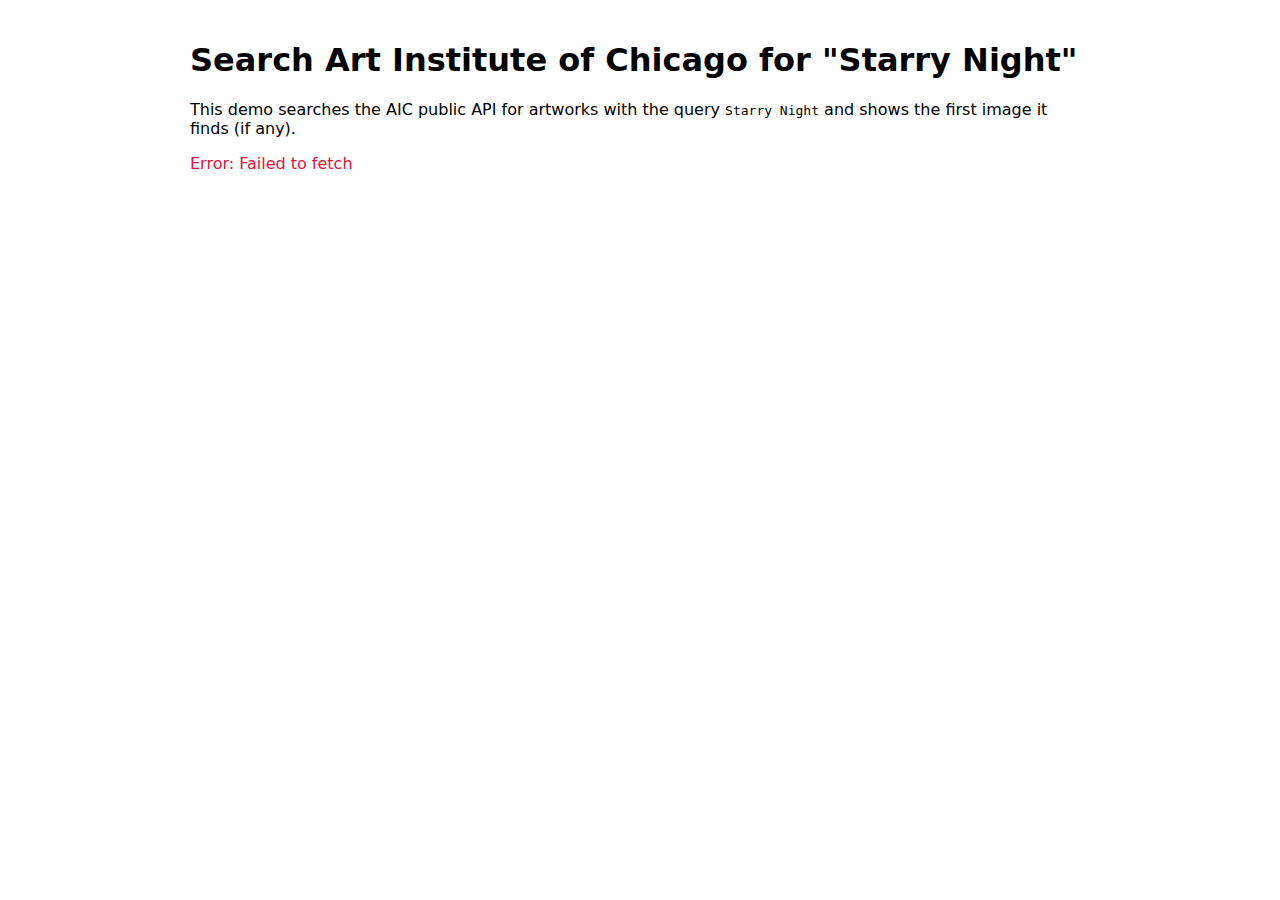
<file: Lab-3/test.html>
<!doctype html>
<html lang="en">
<head>
  <meta charset="utf-8" />
  <meta name="viewport" content="width=device-width,initial-scale=1" />
  <title>Starry Night — Art Institute API demo</title>
  <style>
    body { font-family: system-ui, Arial; padding: 1.2rem; max-width: 900px; margin: auto; }
    img { max-width: 100%; height: auto; border: 1px solid #ddd; border-radius: 6px; box-shadow: 0 4px 12px rgba(0,0,0,0.08); }
    .meta { margin-top: .5rem; color: #333; }
    .notice { background:#fff3cd; padding:.6rem; border-radius:6px; margin-top:1rem; border:1px solid #f0c36d; }
  </style>
</head>
<body>
  <h1>Search Art Institute of Chicago for "Starry Night"</h1>
  <p>This demo searches the AIC public API for artworks with the query <code>Starry Night</code> and shows the first image it finds (if any).</p>

  <div id="result">
    <p>Searching the Art Institute of Chicago API…</p>
  </div>

  <script>
    async function showStarryNightFromAIC() {
      const resultEl = document.getElementById('result');

      try {
        // Query the Art Institute search endpoint for "Starry Night"
        const q = encodeURIComponent('Starry Night');
        const fields = encodeURIComponent('id,title,image_id,artist_display,date_display');
        const url = `https://api.artic.edu/api/v1/artworks/search?q=${q}&fields=${fields}&limit=5`;

        const res = await fetch(url);
        if (!res.ok) throw new Error('AIC API request failed: ' + res.status);

        const j = await res.json();

        // If the API returns results, construct IIIF image URL and show the first one
        if (Array.isArray(j.data) && j.data.length > 0) {
          // prefer the first item that has an image_id
          const found = j.data.find(item => item.image_id);
          if (found) {
            // config.iiif_url normally exists on list/detail endpoints; fallback to recommended base
            const iiifBase = (j.config && j.config.iiif_url) ? j.config.iiif_url : 'https://www.artic.edu/iiif/2';
            const imgId = found.image_id;
            // recommended size pattern from the AIC docs:
            const imgUrl = `${iiifBase}/${imgId}/full/843,/0/default.jpg`;

            resultEl.innerHTML = `
              <h2>${escapeHtml(found.title)}</h2>
              <p class="meta"><strong>Artist:</strong> ${escapeHtml(found.artist_display || '—')} · <strong>Date:</strong> ${escapeHtml(found.date_display || '—')}</p>
              <img id="aic-img" src="${imgUrl}" alt="${escapeHtml(found.title)}" />
              <p class="meta">Image delivered via Art Institute of Chicago IIIF endpoint.</p>
            `;
            return;
          }
        }

        // No matching image found in AIC collection
        resultEl.innerHTML = `
          <div class="notice">
            <strong>No "Starry Night" image found in the Art Institute of Chicago collection.</strong>
            <p>The famous Van Gogh “The Starry Night” is in MoMA (Museum of Modern Art) in New York, so it won't be returned by the Art Institute API.</p>
            <p>If you still want to display Van Gogh's Starry Night you can set a fallback image URL below (e.g. a public domain copy from Wikimedia or an image served by MoMA if allowed).</p>
          </div>
          <p style="margin-top:.8rem;"><em>Example fallback area (edit to supply your own image URL):</em></p>
          <img id="fallback" alt="Fallback image placeholder" />
        `;

        // Example fallback — you can replace this URL with a public-domain image URL you trust
        const fallbackImg = document.getElementById('fallback');
        // ✳️ Replace the value of fallbackUrl with the direct image URL you want to show.
        const fallbackUrl = ''; // <-- put a direct image URL here (e.g. Wikimedia Commons)
        if (fallbackUrl) fallbackImg.src = fallbackUrl;
        else fallbackImg.style.display = 'none';

      } catch (err) {
        resultEl.innerHTML = `<p style="color:crimson">Error: ${escapeHtml(err.message)}</p>`;
        console.error(err);
      }
    }

    function escapeHtml(s) {
      return String(s || '').replace(/[&<>"']/g, ch => ({'&':'&amp;','<':'&lt;','>':'&gt;','"':'&quot;',"'":'&#39;'}[ch]));
    }

    showStarryNightFromAIC();
  </script>
</body>
</html>
</file>
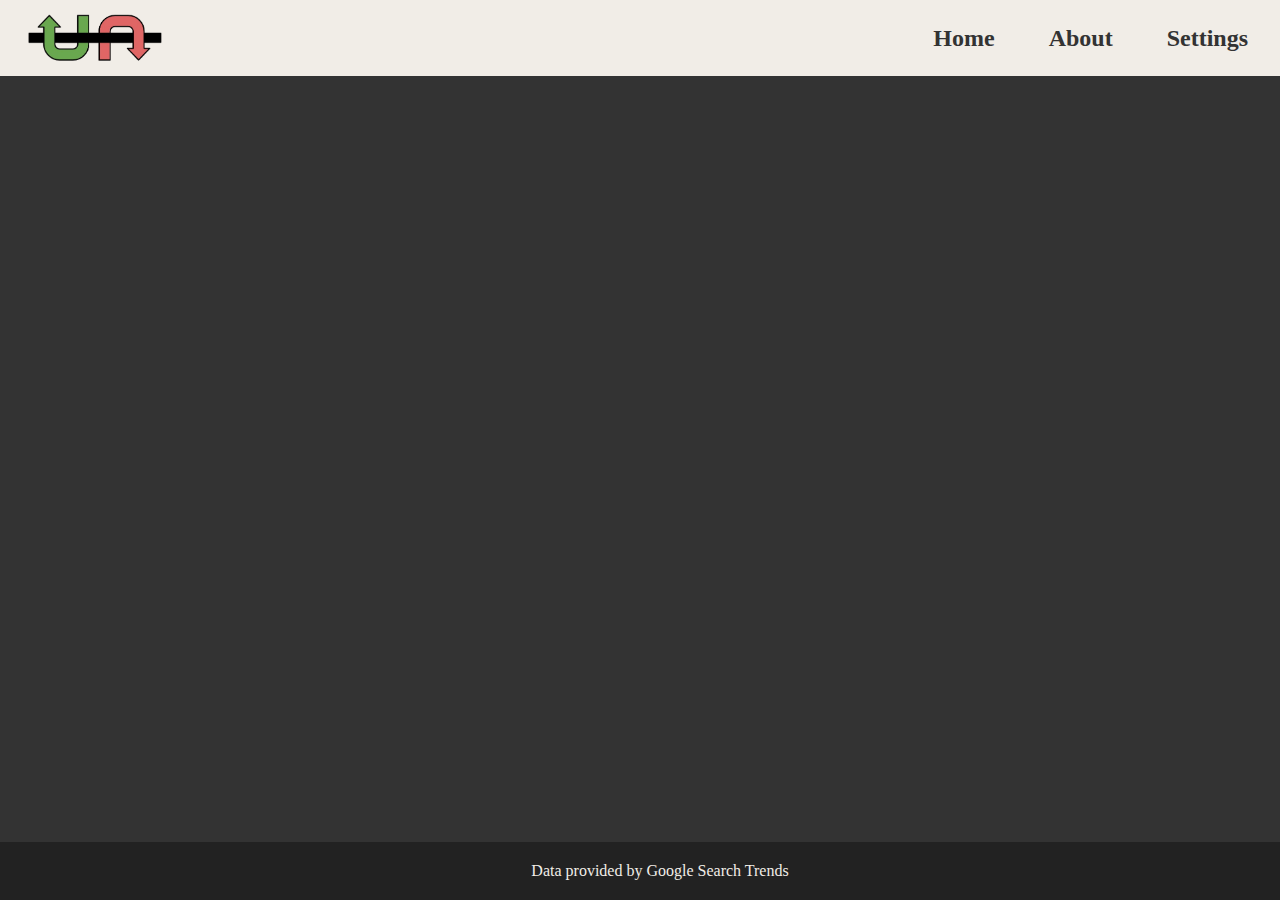
<file: Project/about.html>
<!DOCTYPE html>
<html lang="en">
<head>
  <meta charset="UTF-8">
  <meta name="viewport" content="width=device-width, initial-scale=1.0">
  <title>Search Page</title>
  <link rel="stylesheet" href="./Resources/CSS/frame.css">
  <link rel="stylesheet" href="./Resources/CSS/homepage.css">
</head>
<body>
  <div class="topnav">
    <img class="logo" src="./Resources/Images/logo.png" alt="Logo">
    <div class="nav-links">
      <a href="./index.html">Home</a>
      <a href="./about.html">About</a>
      <a href="#settings">Settings</a>
    </div>
  </div>


  <footer>Data provided by Google Search Trends</footer>

  <script src="https://code.jquery.com/jquery-3.6.0.min.js"></script>
</body>
</html>
</file>
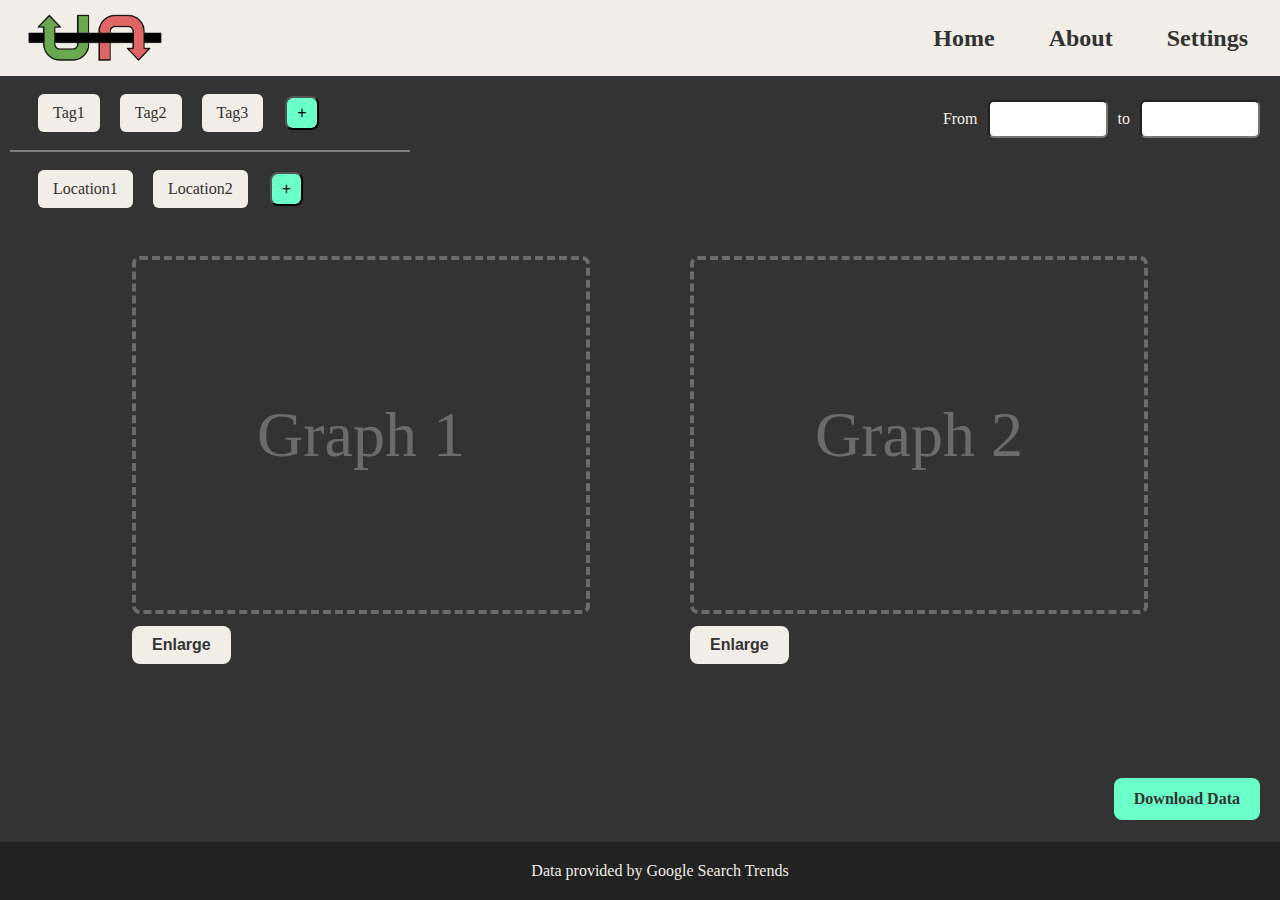
<file: Project/results.html>
<!DOCTYPE html>
<html lang="en">
<head>
  <meta charset="UTF-8">
  <meta name="viewport" content="width=device-width, initial-scale=1.0">
  <title>Search Page</title>
  <link rel="stylesheet" href="./Resources/CSS/frame.css">
  <link rel="stylesheet" href="./Resources/CSS/results.css">
</head>
<body>
  <div class="topnav">
    <img class="logo" src="./Resources/Images/logo.png" alt="Logo">
    <div class="nav-links">
      <a href="#home">Home</a>
      <a href="#about">About</a>
      <a href="#settings">Settings</a>
    </div>
  </div>

  <div class="search-tags">
    <span class="tag">Tag1</span>
    <span class="tag">Tag2</span>
    <span class="tag">Tag3</span>
    <button id="add-search">+</button>
  </div>

  <div class="separator"></div>

  <div class="location-tags">
    <span class="tag">Location1</span>
    <span class="tag">Location2</span>
    <button id="add-location">+</button>
  </div>

  <div class="date-range-container">
    <div class="input-row">
      <label for="from-input">From</label>
      <input type="text" id="from-input"/>
      <label for="to-input">to</label>
      <input type="text" id="to-input"/>
    </div>
  </div>

  <div class="graphs">
    <div class="graph-container">
      <div class="graph-placeholder">Graph 1</div>
      <button class="enlarge">Enlarge</button>
    </div>
    <div class="graph-container">
      <div class="graph-placeholder">Graph 2</div>
      <button class="enlarge">Enlarge</button>
    </div>
  </div>

  <div class="download">Download Data</div>

  <footer>Data provided by Google Search Trends</footer>

  <script src="https://code.jquery.com/jquery-3.6.0.min.js"></script>
</body>
</html>
</file>
<file: Lab-4/CSS/style.css>
/* Base layout */
body {
  background-color: #2c2c2c;
  color: #222;
  font-family: "Segoe UI", Tahoma, Geneva, Verdana, sans-serif;
  margin: 0;
  padding: 0;
  display: flex;
  flex-direction: column;
  min-height: 100vh;
}

.container {
  max-width: 1200px;
  margin: auto;
  padding: 25px;
  box-sizing: border-box;
}

footer {
  font-size: 0.9rem;
  color: #ccc;
  margin-top: 60px;
  text-align: center;
}

/* Centered L-shaped row */
.centered-row {
  display: flex;
  justify-content: center;
  gap: 30px;
  flex-wrap: wrap;
  align-items: flex-start;
}

/* Left column: push title to bottom */
.left-column {
  display: flex;
  flex-direction: column;
  justify-content: space-between; /* top weather, bottom title aligned */
  gap: 20px;
  height: 100%;
  min-height: 400px; /* ensures enough height to align with art box */
}

/* Card styling */
.card {
  border-radius: 20px;
  padding: 25px;
  box-sizing: border-box;

  /* Softer double border */
  border: 2px solid #000;
  outline: 2px solid #fff;

  box-shadow: 0 4px 15px rgba(0, 0, 0, 0.25);
}

/* Pastel color themes */
.pastel-blue {
  background-color: #d0ebf7;
}

.pastel-pink {
  background-color: #f7d0db;
}

.pastel-yellow {
  background-color: #fff6c2;
}

/* Text & info styling */
h2, h3 {
  color: #222;
  margin-top: 0;
  font-weight: 600;
}

.loading {
  color: #666;
  font-style: italic;
  text-align: center;
  margin-top: auto;
}

.hidden {
  display: none;
}

/* Weather box */
#weather-info {
  margin-top: 10px;
  line-height: 1.5;
}

#w-icon img {
  width: 80px;
  height: 80px;
}

/* Buttons */
button {
  background-color: #6ba4c9;
  color: white;
  border: none;
  padding: 10px 18px;
  border-radius: 10px;
  cursor: pointer;
  margin-top: 15px;
  font-weight: 500;
  box-shadow: 0 2px 6px rgba(0,0,0,0.2);
  transition: background 0.2s ease;
}

button:hover {
  background-color: #5a8cae;
}

/* Artwork section */
#art-section {
  flex: 0 0 38%; 
  min-width: 300px;
}

#art-result {
  text-align: center;
}

#art-img {
  width: 100%;
  height: auto;
  max-height: 380px;
  object-fit: contain;
  border-radius: 15px;
  display: block;
  margin: 0 auto 12px auto;
}

.art-info {
  text-align: center;
  color: #222;
}

a {
  color: #0070c9;
  text-decoration: none;
  font-weight: 500;
}
a:hover {
  text-decoration: underline;
}

/* Site title box */
.site-title-box {
  height: 94px; /* keep previous height */
  padding: 22px;
  border-radius: 15px;
  border: 2px solid #000;
  outline: 2px solid #fff;
  text-align: center;
  box-shadow: 0 3px 10px rgba(0,0,0,0.2);
  min-width: 280px;

  display: flex;
  justify-content: center;
  align-items: center; /* vertically center text */
}

.site-title-text {
  margin: 0;
  font-size: 2rem;
  font-weight: 700;
  color: #222;
}

/* Responsive */
@media (max-width: 900px) {
  .centered-row {
    flex-direction: column;
    align-items: center;
  }
  .left-column {
    width: 100%;
    max-width: 600px;
    min-height: auto;
  }
  #art-section {
    width: 100%;
    max-width: 600px;
  }
}
</file>
<file: Lab-1/cyrusstyle.css>
body {
    background-color: #f5f5f5;
    padding: 36pt 54pt;
    font-family: "Lato", sans-serif;
    color: #000000;
}

.logo {
    border-radius: 50%;
    width: 100px;
    height: 100px;
    border: 2px solid #ff8c00;
}

header {
    background-color: #1a1a1a;
    color: #fff;
    padding: 20px;
    text-align: center;
}

.header-content {
    display: flex;
    align-items: center;
    justify-content: center;
    gap: 20px;
}

.slogan {
    font-size: 1.2em;
    font-style: italic;
    margin-top: 5px;
}

main {
    padding: 20px;
    max-width: 1200px;
    margin: 0 auto;
}

section {
    margin-bottom: 40px;
    padding: 20px;
    background-color: #fff;
    box-shadow: 0 4px 8px rgba(0,0,0,0.1);
}

h2 {
    text-align: left;
    color: #ff8c00;
    font-size: 2em;
    border-bottom: 2px solid #ff8c00;
    padding-bottom: 10px;
    margin-bottom: 20px;
}

.works-container, .members-container {
    display: flex;
    flex-wrap: nowrap;
    justify-content: center;
    gap: 20px;
}

.work-item, .member {
    flex: 1 1 300px;
    border: 1px solid #ddd;
    padding: 15px;
    text-align: center;
    transition: transform 0.3s ease;
}

.work-item:hover, .member:hover {
    transform: translateY(-5px);
    box-shadow: 0 6px 12px rgba(0,0,0,0.15);
}

.work-item img, .member img {
    width: 100%;
    height: auto;
    max-width: 300px;
    border-bottom: 2px solid #ff8c00;
    margin-bottom: 10px;
}

.member img {
    border-radius: 50%;
    width: 150px;
    height: 150px;
    object-fit: cover;
    border: 2px solid #ff8c00;
}

.resumePic {
    flex: 1 1 300px;
    padding: 15px;
    text-align: center;
}

.resumePic img{
    border-radius: 50%;
    width: 125px;
    height: 125px;
    object-fit: cover;
}

.profile-link {
    display: inline-block;
    margin-top: 10px;
    padding: 8px 16px;
    background-color: #ff8c00;
    color: #fff;
    text-decoration: none;
    border-radius: 5px;
    transition: background-color 0.3s ease;
}

.profile-link:hover {
    background-color: #e07b00;
}

.resume-container {
    margin: auto;
    width: calc(100% + 60px);
    max-width: none;
    background: #ffffff;
    box-sizing: border-box;
    padding: 20px;
    border-radius: 50px;
}

.flex-container {
    display: flex;
    gap: 20px;
}

h1.name {
    font-family: "Raleway", sans-serif;
    font-size: 20pt;
    font-weight: 700;
    line-height: 1;
    margin: 0;
    padding: 0;
}

h2.name-info {
    font-family: "Raleway", sans-serif;
    font-size: 12pt;
    font-weight: 400;
    line-height: 1.15;
    margin: 0;
    padding: 0;
    text-align: right;
    color: black;
    border-bottom: none;
}

h3 {
    font-family: "Raleway", sans-serif;
    font-size: 12pt;
    font-weight: 700;
    padding-top: 4pt;
    padding-bottom: 0;
    margin: 0;
}

h4 {
    font-family: "Lato", sans-serif;
    font-size: 11pt;
    font-weight: 700;
    padding-top: 6pt;
    padding-bottom: 0;
    margin: 0;
}

h5 {
    font-family: "Lato", sans-serif;
    font-size: 9pt;
    color: #666666;
    font-style: normal;
    padding-top: 6pt;
    padding-bottom: 0;
    margin: 0;
}

p {
    font-family: "Lato", sans-serif;
    font-size: 11pt;
    margin: 0;
    line-height: 1.15;
}

li {
    font-family: "Lato", sans-serif;
    font-size: 11pt;
    margin: 0;
    line-height: 1;
}

a {
    color: #1155cc;
    text-decoration: underline;
}

.section-title {
    margin-bottom: 5px;
}

.section-content {
    margin-bottom: 5px;
}

ul.bullet-list {
    list-style-type: none;
    padding: 0;
    line-height: .5;
}

ul.bullet-list li {
    margin-left: 20px;
    position: relative;
}

ul.bullet-list li::before {
    content: "•";
    position: absolute;
    left: -18px;
    color: #000000;
}

.project-title {
    margin-top: 15px;
}

.project-tech {
    font-size: 9pt;
    font-weight: 400;
}

.header-row {
    align-items: flex-end;
}

.contact-info {
    text-align: left;
    font-size: 12pt;
}

.contact-info p {
    font-size: 12pt;   
    margin: 2px 0;
}

.objective-statement{
    text-align: center;
    font-size: 13pt;
}

hr {
    border: none;
    height: 2px;
    background-color: #ff8c00;
    margin: 5px 0;
}

#photoCyrus {
    width: 120px;
    aspect-ratio: 11/16;
    border-radius: 10px;
    border: 3px solid #000;
    margin-right: 20px;
}

.header {
    display: flex;
    align-items: center;
    justify-content: space-between;
    background-color: rgb(169, 239, 169);
    padding: 20px;
    border-radius: 12px;
    margin-bottom: 20px;
}

.header-info {
    flex: 1;
}

.header-info h1 {
    font-family: "Raleway", sans-serif;
    font-size: 26pt;
    font-weight: 700;
    margin: 0;
}

.entry {
    margin-bottom: 24px;
}

.section p {
    margin: 6px 0;
}
</file>
<file: Lab-1/style.css>
body {
    background-color: #f5f5f5;
    padding: 36pt 54pt;
    font-family: "Lato", sans-serif;
    color: #000000;
}

.logo {
    border-radius: 50%;
    width: 100px;
    height: 100px;
    border: 2px solid #ff8c00;
}

header {
    background-color: #1a1a1a;
    color: #fff;
    padding: 20px;
    text-align: center;
}

.header-content {
    display: flex;
    align-items: center;
    justify-content: center;
    gap: 20px;
}

.slogan {
    font-size: 1.2em;
    font-style: italic;
    margin-top: 5px;
}

main {
    padding: 20px;
    max-width: 1200px;
    margin: 0 auto;
}

section {
    margin-bottom: 40px;
    padding: 20px;
    background-color: #fff;
    box-shadow: 0 4px 8px rgba(0,0,0,0.1);
}

h2 {
    text-align: left;
    color: #ff8c00;
    font-size: 2em;
    border-bottom: 2px solid #ff8c00;
    padding-bottom: 10px;
    margin-bottom: 20px;
}

.works-container, .members-container {
    display: flex;
    flex-wrap: nowrap;
    justify-content: center;
    gap: 20px;
}

.work-item, .member {
    flex: 1 1 300px;
    border: 1px solid #ddd;
    padding: 15px;
    text-align: center;
    transition: transform 0.3s ease;
}

.work-item:hover, .member:hover {
    transform: translateY(-5px);
    box-shadow: 0 6px 12px rgba(0,0,0,0.15);
}

.work-item img, .member img {
    width: 100%;
    height: auto;
    max-width: 300px;
    border-bottom: 2px solid #ff8c00;
    margin-bottom: 10px;
}

.member img {
    border-radius: 50%;
    width: 150px;
    height: 150px;
    object-fit: cover;
    border: 2px solid #ff8c00;
}

.resumePic {
    flex: 1 1 300px;
    padding: 15px;
    text-align: center;
}

.resumePic img{
    border-radius: 50%;
    width: 125px;
    height: 125px;
    object-fit: cover;
}

.profile-link {
    display: inline-block;
    margin-top: 10px;
    padding: 8px 16px;
    background-color: #ff8c00;
    color: #fff;
    text-decoration: none;
    border-radius: 5px;
    transition: background-color 0.3s ease;
}

.profile-link:hover {
    background-color: #e07b00;
}

.resume-container {
    margin: auto;
    width: calc(100% + 60px);
    max-width: none;
    background: #ffffff;
    box-sizing: border-box;
    padding: 20px;
    border-radius: 50px;
}

.flex-container {
    display: flex;
    gap: 20px;
}

h1.name {
    font-family: "Raleway", sans-serif;
    font-size: 20pt;
    font-weight: 700;
    line-height: 1;
    margin: 0;
    padding: 0;
}

h2.name-info {
    font-family: "Raleway", sans-serif;
    font-size: 12pt;
    font-weight: 400;
    line-height: 1.15;
    margin: 0;
    padding: 0;
    text-align: right;
    color: black;
    border-bottom: none;
}

h3 {
    font-family: "Raleway", sans-serif;
    font-size: 12pt;
    font-weight: 700;
    padding-top: 4pt;
    padding-bottom: 0;
    margin: 0;
}

h4 {
    font-family: "Lato", sans-serif;
    font-size: 11pt;
    font-weight: 700;
    padding-top: 6pt;
    padding-bottom: 0;
    margin: 0;
}

h5 {
    font-family: "Lato", sans-serif;
    font-size: 9pt;
    color: #666666;
    font-style: normal;
    padding-top: 6pt;
    padding-bottom: 0;
    margin: 0;
}

p {
    font-family: "Lato", sans-serif;
    font-size: 11pt;
    margin: 0;
    line-height: 1.15;
}

li {
    font-family: "Lato", sans-serif;
    font-size: 11pt;
    margin: 0;
    line-height: 1;
}

a {
    color: #1155cc;
    text-decoration: underline;
}

.section-title {
    margin-bottom: 5px;
}

.section-content {
    margin-bottom: 5px;
}

ul.bullet-list {
    list-style-type: none;
    padding: 0;
    line-height: .5;
}

ul.bullet-list li {
    margin-left: 20px;
    position: relative;
}

ul.bullet-list li::before {
    content: "•";
    position: absolute;
    left: -18px;
    color: #000000;
}

.project-title {
    margin-top: 15px;
}

.project-tech {
    font-size: 9pt;
    font-weight: 400;
}

.header-row {
    align-items: flex-end;
}

.contact-info {
    text-align: left;
    font-size: 12pt;
}

.contact-info p {
    font-size: 12pt;   
    margin: 2px 0;
}

.objective-statement{
    text-align: center;
    font-size: 13pt;
}

hr {
    border: none;
    height: 2px;
    background-color: #ff8c00;
    margin: 5px 0;
}

#photoCyrus {
    width: 120px;
    aspect-ratio: 11/16;
    border-radius: 10px;
    border: 3px solid #000;
    margin-right: 20px;
}

.header {
    display: flex;
    align-items: center;
    justify-content: space-between;
    background-color: rgb(169, 239, 169);
    padding: 20px;
    border-radius: 12px;
    margin-bottom: 20px;
}

.header-info {
    flex: 1;
}

.header-info h1 {
    font-family: "Raleway", sans-serif;
    font-size: 26pt;
    font-weight: 700;
    margin: 0;
}

.entry {
    margin-bottom: 24px;
}

.section p {
    margin: 6px 0;
}
</file>
<file: Lab-2/constitutionPage.css>
@import url('https://fonts.googleapis.com/css?family=Italianno');

/* General body styling */
body {
    font-family: Arial, sans-serif;
    margin: 0;
    padding: 0;
    background-color: #f0f0f0;
}

/* Header styling */
header {
    width: 100%;
    height: 200px;
    background-color: #333;
    color: white;
    display: flex;
    justify-content: center;
    align-items: center;
    flex-direction: column;
    text-align: center;
    background-size: cover;
    background-position: center;
    position: relative;
}

header h1 {
    z-index: 1;
}

.header-overlay {
    position: absolute;
    top: 0;
    left: 0;
    width: 100%;
    height: 100%;
    background-color: rgba(0, 0, 0, 0.5);
}

/* Container for the boxes */
.article-container {
    display: flex;
    flex-direction: column;
    align-items: center;
    gap: 20px; /* Space between boxes */
    padding: 40px 0;
}

/* Styling for each expandable box */
.box {
    width: 80%;
    background-color: #ffffff;
    border-radius: 8px;
    box-shadow: 0 4px 8px rgba(0, 0, 0, 0.1);
    transition: background-color 0.3s ease-in-out, transform 0.3s ease-in-out;
    cursor: pointer;
    overflow: hidden;
}

/* Hover effect to darken the background */
.box:hover {
    background-color: #e0e0e0;
}

/* Styling for the title part of the box */
.box-header {
    padding: 20px;
    font-size: 1.2em;
    font-weight: bold;
    display: flex;
    justify-content: space-between;
    align-items: center;
}

.arrow {
    font-size: 1.5em;
    transition: transform 0.3s ease-in-out;
}

/* Rotate arrow when active (both articles and sections) */
.box.active > .box-header .arrow {
    transform: rotate(180deg);
}

/* Styling for the collapsible content */
.constitution-analysis {
    max-height: 0;
    overflow: hidden;
    transition: max-height 0.4s ease-out, padding 0.4s ease-out;
    color: rgb(184, 1, 1);
}

.constitution-analysis p {
    font-size: 1em !important;
    font-family: inherit;
}

/* Class for constitution actual written text */
.constitution-text {
    font-size: 1em;
    font-weight: normal;
    color: #555;
    margin-top: 5px;
    font-family:'Calibri';
}

.constitution-text-subsection {
    font-size: 1em;
    color: black;
    margin-top: 5px;
    font-family:'Calibri';
    font-weight: bold;
}

.header-text-container {
    display: flex;
    flex-direction: column;
}

.constitution-text-header {
    color: white;
    font-size: 1.2em;
    font-family: "pinyon Script";
    width: 50%;
}

.p {
    font-size: 1.2em;
    padding: 0px;
    margin: 0px;
}

.sections-container {
    max-height: 0;
    overflow: hidden;
    transition: max-height 0.4s ease, padding 0.4s ease;
}

.article-box.active .sections-container {
    max-height: 1000px;
    padding: 10px 0;
}

.section-content {
    max-height: 0;
    overflow: hidden;
    padding: 0 20px;
    transition: max-height 0.4s ease, padding 0.4s ease;
}

.section-box.active .section-content {
    max-height: 500px;
    padding: 15px 20px;
}

.section-box.active .section-content,
.article-box.active .sections-container {
    max-height: none;
    padding: 20px;
}
.box.active .constitution-analysis {
    max-height: none;
}


.history-section h3 {
    display: flex;
    justify-content: center;
}

.history-text {
    font-size: 1.2em;
    text-align: center;
    font-family: "Dubai Light";
    padding: 30px;
}

.opinions {
    font-size: 1em;
    font-family: inherit;
    color: black
}
</file>
<file: Project/Resources/CSS/frame.css>
body {
  font-family: tahoma;
  background-color: #333;
  margin: 0;
}

.topnav {
  display: flex;
  justify-content: space-between;
  align-items: center;
  background-color: #f1ede7;
  padding: 0 20px;
}

.logo {
  height: 56px;
  width: 153px;
  padding: 10px 0;
}

.nav-links {
  font-weight: bold;
  display: flex;
  gap: 30px;
}

.nav-links a {
  color: #333;
  text-decoration: none;
  padding: 8px 12px;
  border-radius: 4px;
  font-size: 1.5em;
  font-weight: bold;
}

.nav-links a:hover {
  background-color: #6bffc9;
  color: #333;
  outline: 4px solid #333;
  transform: scale(1);
}

footer {
  text-align: center;
  color: #f1ede7;
  padding: 20px;
  background-color: #222;
  position: fixed;
  bottom: 0;
  left: 0;
  width: 100%;
}
</file>
<file: Project/Resources/CSS/homepage.css>
.title {
  color: #f1ede7;
  text-align: center;
  font-size: 2.5em;
  font-weight: bold;
  white-space: pre-line;
  line-height: 0.7;
  margin: 40px;
}

.search-term-container,
.location-container {
  display: flex;
  flex-direction: column;
  align-items: center;  
  margin: 20px auto;  
}

#tip {
  font-size: 12px;
  color: #f1ede7;
  text-align: center;
}

input {
  background-color: #f1ede7;
  border-radius: 6px;
  box-shadow: 
    0 0 0 0.5px #333,
    0 0 0 1px #f1ede7;

  padding: 8px;
  font-size: 1em;
  margin-top: 10px;
}

button {
  margin-top: 10px;
  padding: 8px 12px;
  font-size: 1em;
  cursor: pointer;
}

.date-range-container {
  display: flex;
  flex-direction: column;
  align-items: center;
  margin: 20px auto;
}

.date-range-container label {
  color: #f1ede7;
}

.date-range-container input {
  width: 50px;
}

.enter-search {
  display: flex;
  justify-content: center;
  margin: 30px 0;
}

#search-button {
  background-color: #6bffc9;
  color: #333;
  border: none;
  padding: 15px 40px;
  font-size: 1.2em;
  font-weight: bold;
  cursor: pointer;
  border-radius: 8px;
  transition: box-shadow 0.3s ease, transform 0.3s ease;
}

#search-button:hover {
  outline: 2px solid transparent;
  box-shadow: 
    0 0 0 4px #333,
    0 0 0 8px #f1ede7;
}
</file>
<file: Project/Resources/CSS/results.css>
.tag {
  display: inline-block;
  background-color: #f1ede7;
  color: #333;
  padding: 10px 15px;
  margin: 8px;
  border-radius: 6px;
  font-size: 1em;
}

.separator {
  width: 400px;
  height: 2px;
  background-color: #f1ede7;
  opacity: 0.4;
  margin-left: 10px;
}

.search-tags,
.location-tags {
  margin: 10px 30px;
}

.search-tags button,
.location-tags button {
  margin-left: 10px;
  padding: 6px 10px;
  font-size: 1em;
}

#add-search,
#add-location {
  background-color: #6bffc9;
  border-radius: 8px;
}

.date-range-container {
  position: absolute;
  top: 100px;
  right: 20px;
}

.date-range-container .input-row {
  display: flex;
  align-items: center;
  gap: 10px;
}

.date-range-container label {
  color: #f1ede7;
  font-size: 1em;
}

.date-range-container input {
  width: 100px;
  padding: 8px;
  border-radius: 6px;
  text-align: center;
  font-size: 1em;
}

.graphs {
  display: flex;
  gap: 100px;
  justify-content: center;
  margin: 40px 0;
}

.graph-container {
  display: flex;
  flex-direction: column;
  align-items: flex-start;
  gap: 12px;
}

.graph-placeholder {
  width: 450px;
  height: 350px;
  background-color: #333;
  opacity: 0.3;
  border: 4px dashed #f1ede7;
  display: flex;
  align-items: center;
  justify-content: center;
  color: #f1ede7;
  font-size: 4em;
  border-radius: 8px;
}

.enlarge {
  background-color: #f1ede7;
  color: #333;
  padding: 10px 20px;
  font-size: 1em;
  font-weight: bold;
  border-radius: 8px;
  cursor: pointer;
  border: none;
  transition: transform 0.3s ease, box-shadow 0.3s ease;
}

.enlarge:hover {
  transform: scale(1);
  box-shadow: 0 0 0 4px #333, 0 0 0 8px #f1ede7;
}

.download {
  position: fixed;
  bottom: 80px;
  right: 20px;
  background-color: #6bffc9;
  color: #333;
  padding: 12px 20px;
  font-size: 1em;
  font-weight: bold;
  border-radius: 8px;
  cursor: pointer;
}

.download:hover {
  box-shadow: 0 0 0 4px #333, 0 0 0 8px #f1ede7;
  transition: box-shadow 0.3s ease, transform 0.3s ease;
  transform: scale(1);
}
</file>
